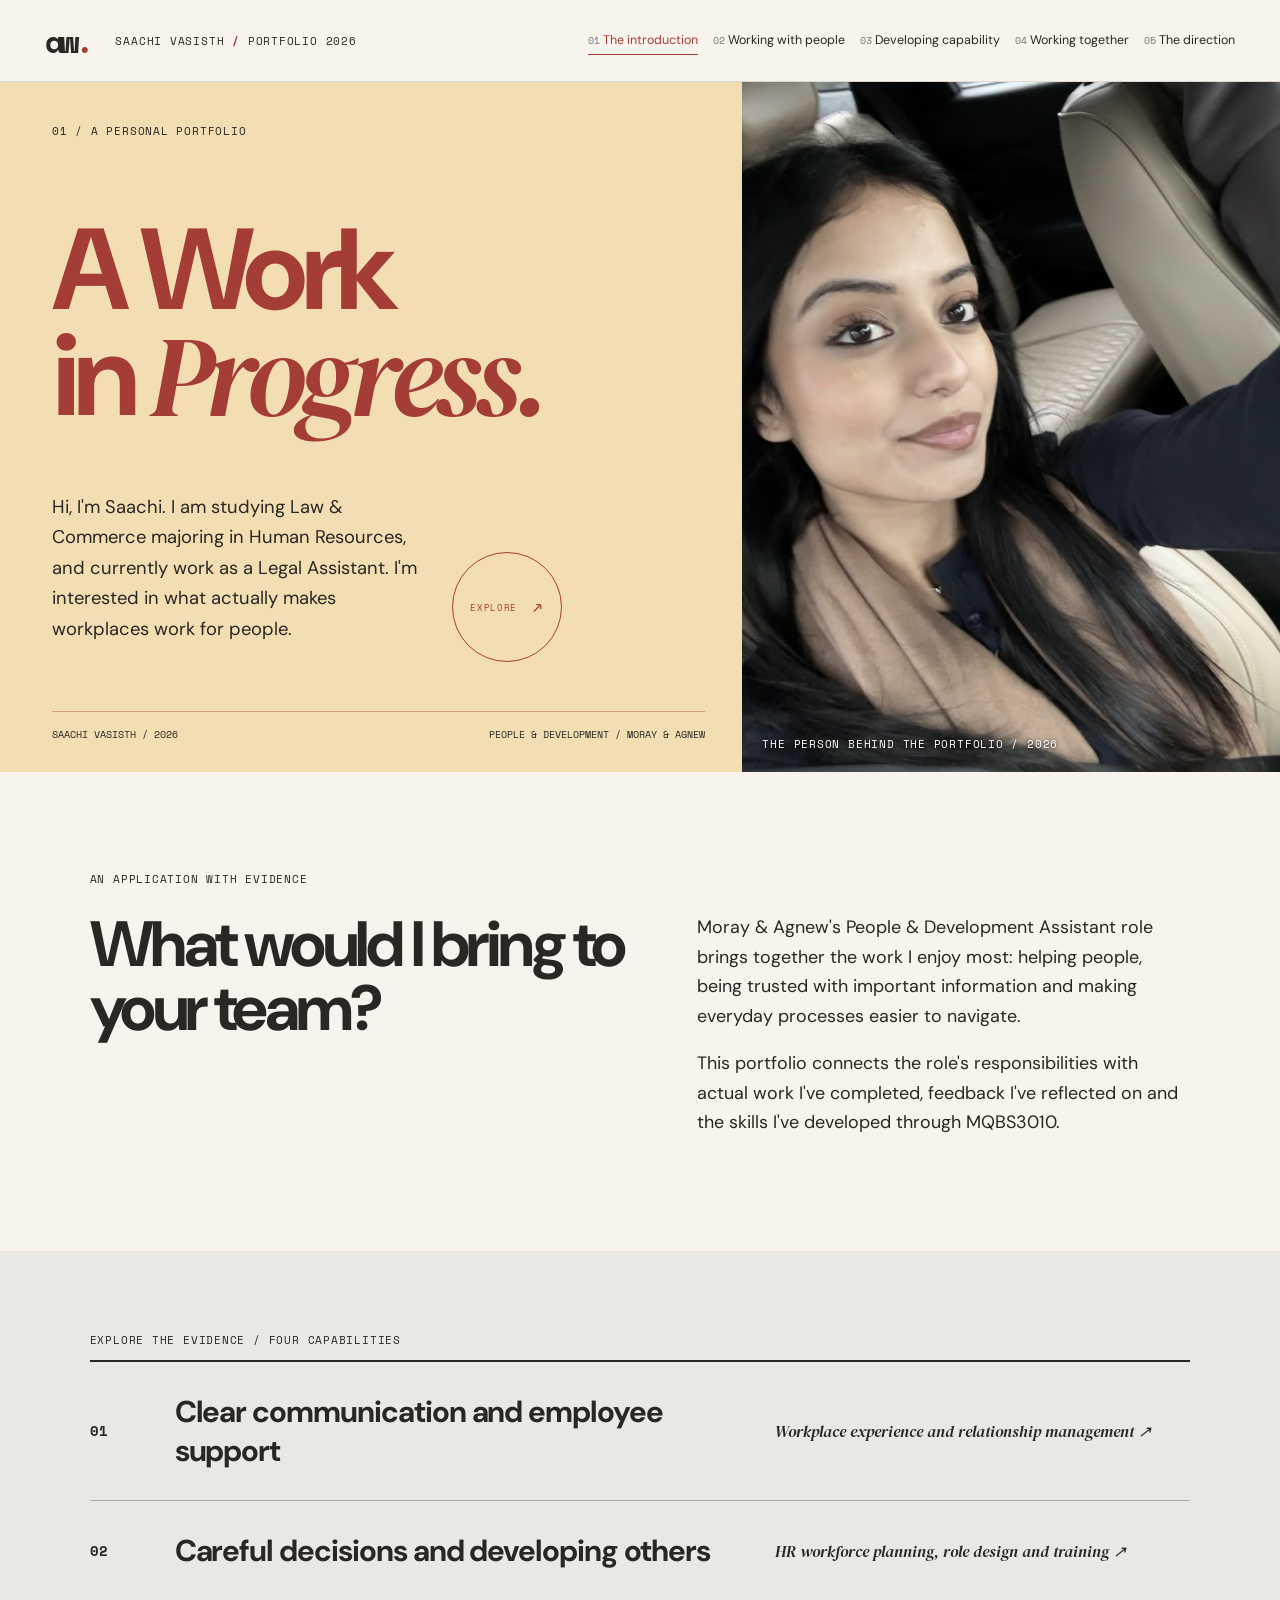
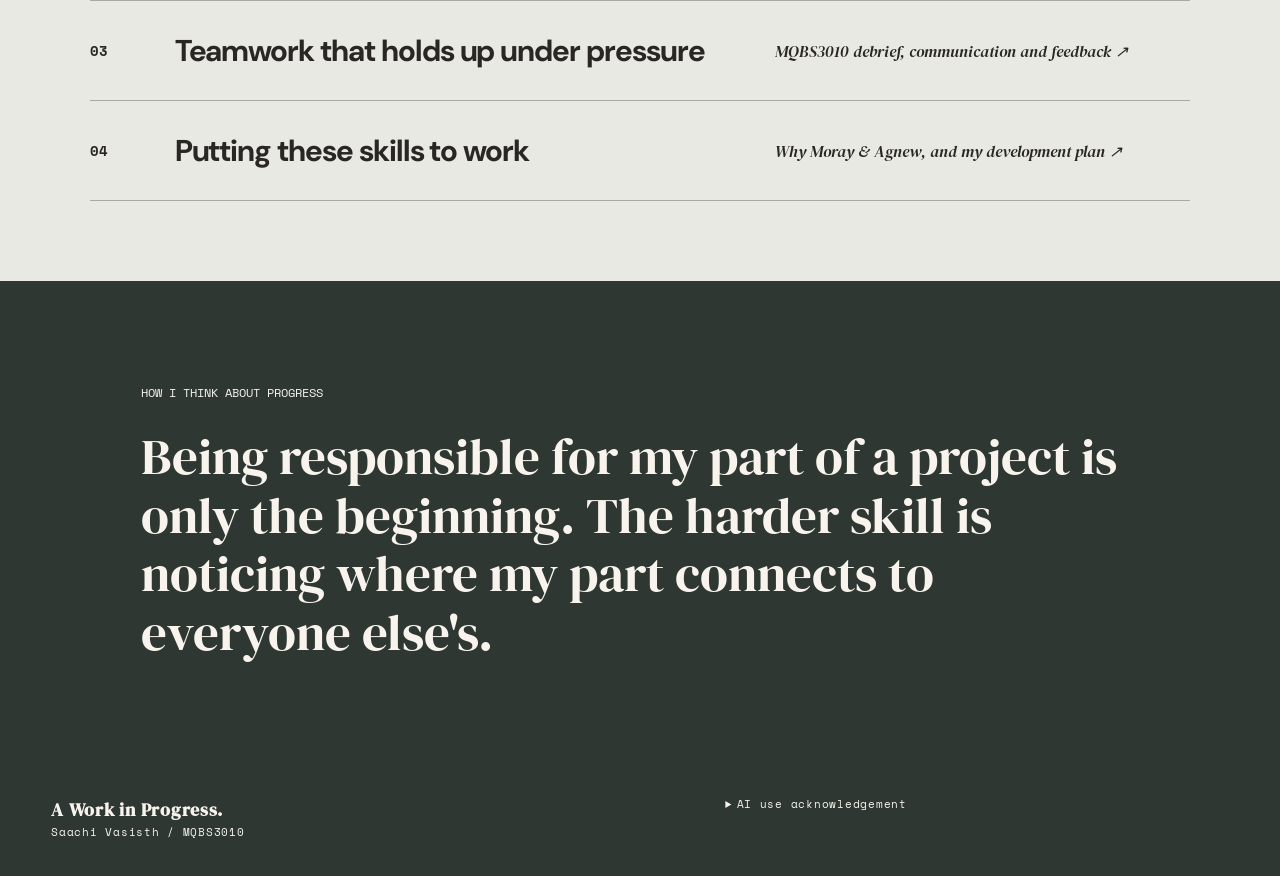
<file: index.html>
<!DOCTYPE html>
<html lang="en-AU"><head><meta charset="utf-8"/><meta content="width=device-width,initial-scale=1" name="viewport"/><meta content="A Work in Progress. Saachi Vasisth's MQBS3010 professional e-portfolio." name="description"/><title>About | A Work in Progress.</title><link href="style.css" rel="stylesheet"/></head><body class="p-index"><header class="shell"><a class="logo" href="index.html">aw<span>.</span></a><span class="edition">SAACHI VASISTH <b> / </b> PORTFOLIO 2026</span><button aria-label="Toggle navigation" class="menu-toggle" onclick="document.querySelector('.nav').classList.toggle('open')">MENU +</button><nav aria-label="Portfolio pages" class="nav"><a aria-current="page" href="index.html"><span>01</span> The introduction</a><a href="experience.html"><span>02</span> Working with people</a><a href="capstone.html"><span>03</span> Developing capability</a><a href="reflection.html"><span>04</span> Working together</a><a href="future.html"><span>05</span> The direction</a></nav></header><main><section class="cover integrated-cover"><div class="cover-copy"><div class="kicker">01 / A PERSONAL PORTFOLIO</div><h1>A Work<br/>in <em>Progress.</em></h1><div class="cover-intro"><p>Hi, I'm Saachi. I am studying Law &amp; Commerce majoring in Human Resources, and currently work as a Legal Assistant. I'm interested in what actually makes workplaces work for people.</p><a class="round-link" href="experience.html">EXPLORE <span>↗</span></a></div><div class="cover-foot">SAACHI VASISTH / 2026 <span>PEOPLE &amp; DEVELOPMENT / MORAY &amp; AGNEW</span></div></div><div class="cover-image"><img alt="Portrait of Saachi" src="assets/portrait.jpg"/><span class="photo-note">THE PERSON BEHIND THE PORTFOLIO / 2026</span></div></section><section class="integrated-intro"><span class="micro">AN APPLICATION WITH EVIDENCE</span><div class="wide-split"><h2>What would I bring to your team?</h2><div><p>Moray &amp; Agnew's People &amp; Development Assistant role brings together the work I enjoy most: helping people, being trusted with important information and making everyday processes easier to navigate.</p><p>This portfolio connects the role's responsibilities with actual work I've completed, feedback I've reflected on and the skills I've developed through MQBS3010.</p></div></div></section><section class="capability-index"><p class="micro">EXPLORE THE EVIDENCE / FOUR CAPABILITIES</p><a href="experience.html"><span>01</span><strong>Clear communication and employee support</strong><em>Workplace experience and relationship management ↗</em></a><a href="capstone.html"><span>02</span><strong>Careful decisions and developing others</strong><em>HR workforce planning, role design and training ↗</em></a><a href="reflection.html"><span>03</span><strong>Teamwork that holds up under pressure</strong><em>MQBS3010 debrief, communication and feedback ↗</em></a><a href="future.html"><span>04</span><strong>Putting these skills to work</strong><em>Why Moray &amp; Agnew, and my development plan ↗</em></a></section><section class="small-manifesto"><span>HOW I THINK ABOUT PROGRESS</span><p>Being responsible for my part of a project is only the beginning. The harder skill is noticing where my part connects to everyone else's.</p></section></main><footer><div><strong>A Work in Progress.</strong><br/>Saachi Vasisth / MQBS3010</div><div></div><details><summary>AI use acknowledgement</summary><p>This e-portfolio is my own work. All information, ideas, personal reflections, professional experiences, academic contributions and photographs are my own. I was responsible for developing, organising and formatting the textual content of the portfolio. ChatGPT was used to assist with the technical development of the website, including HTML/CSS coding, visual layout and the arrangement of graphical elements. AI assistance was also used to refine some written content, which I reviewed to ensure it accurately represented my experiences and intended meaning.</p></details></footer></body></html>
</file>
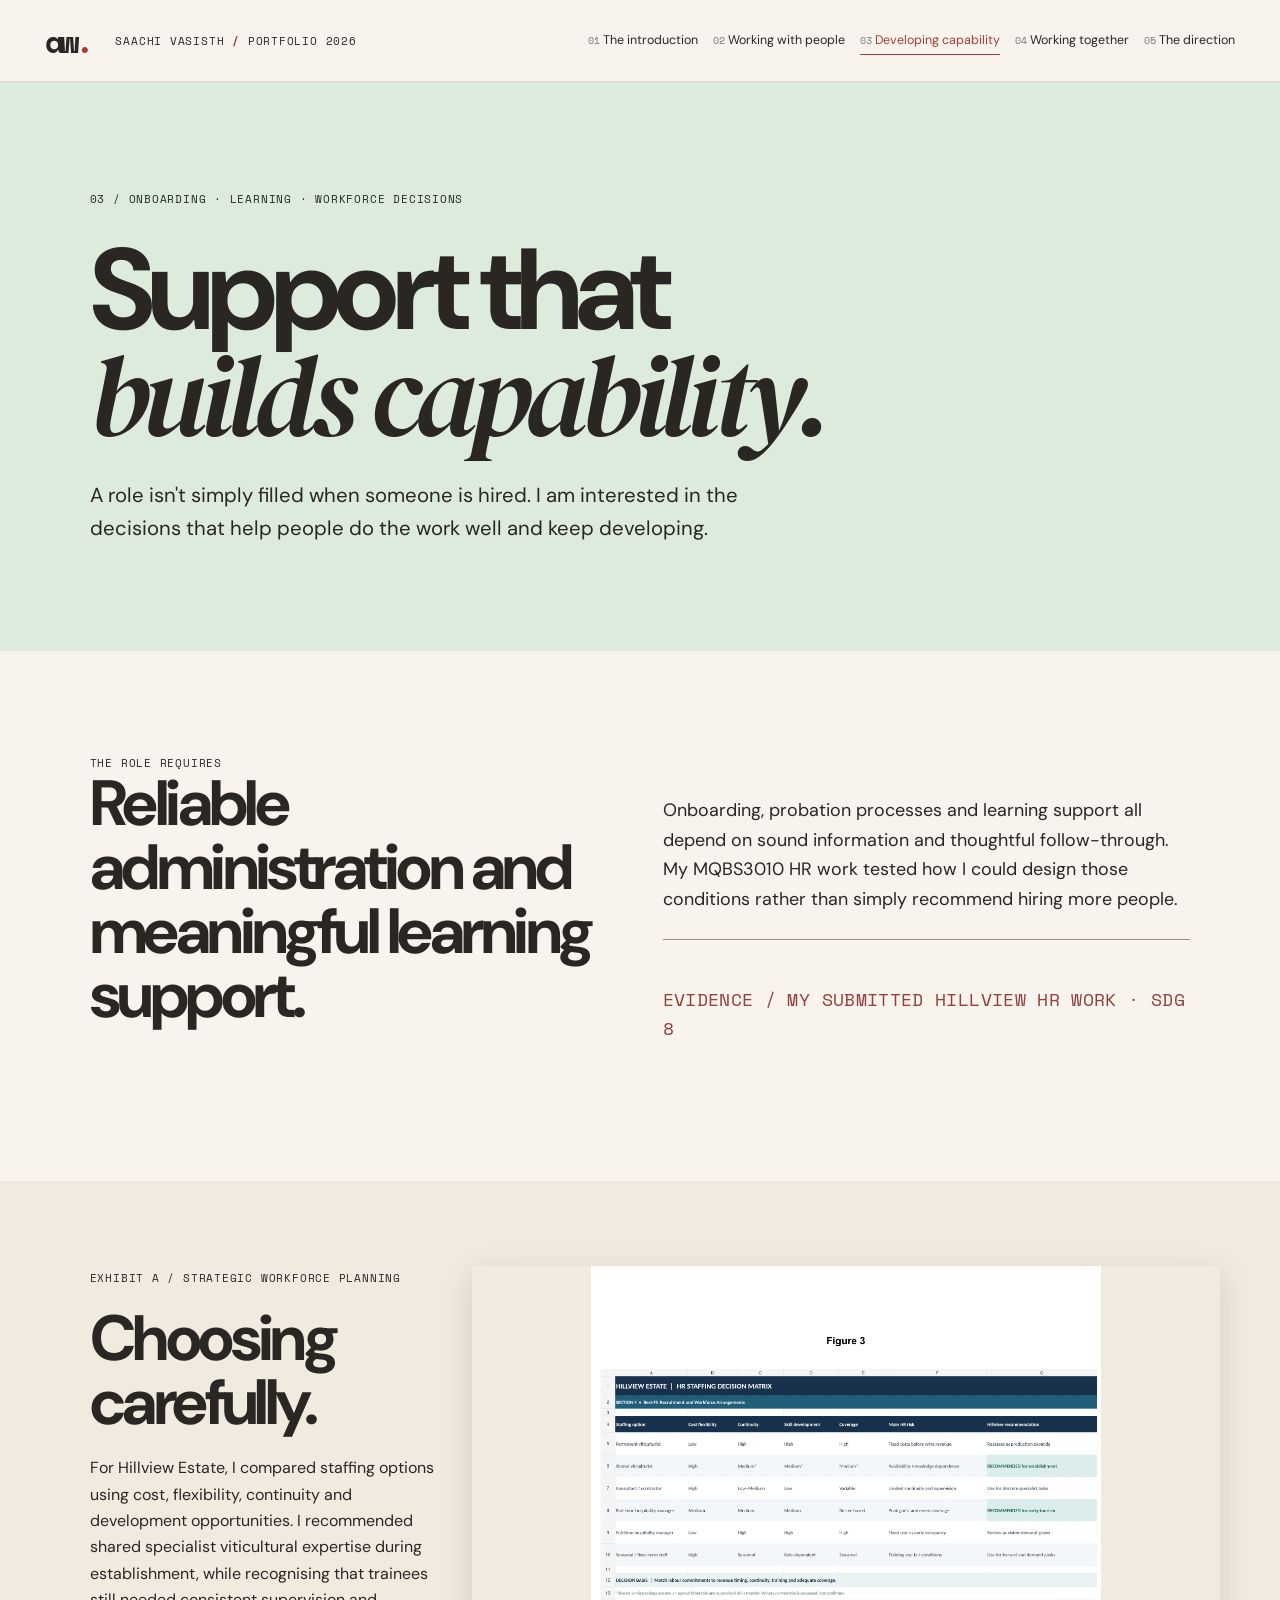
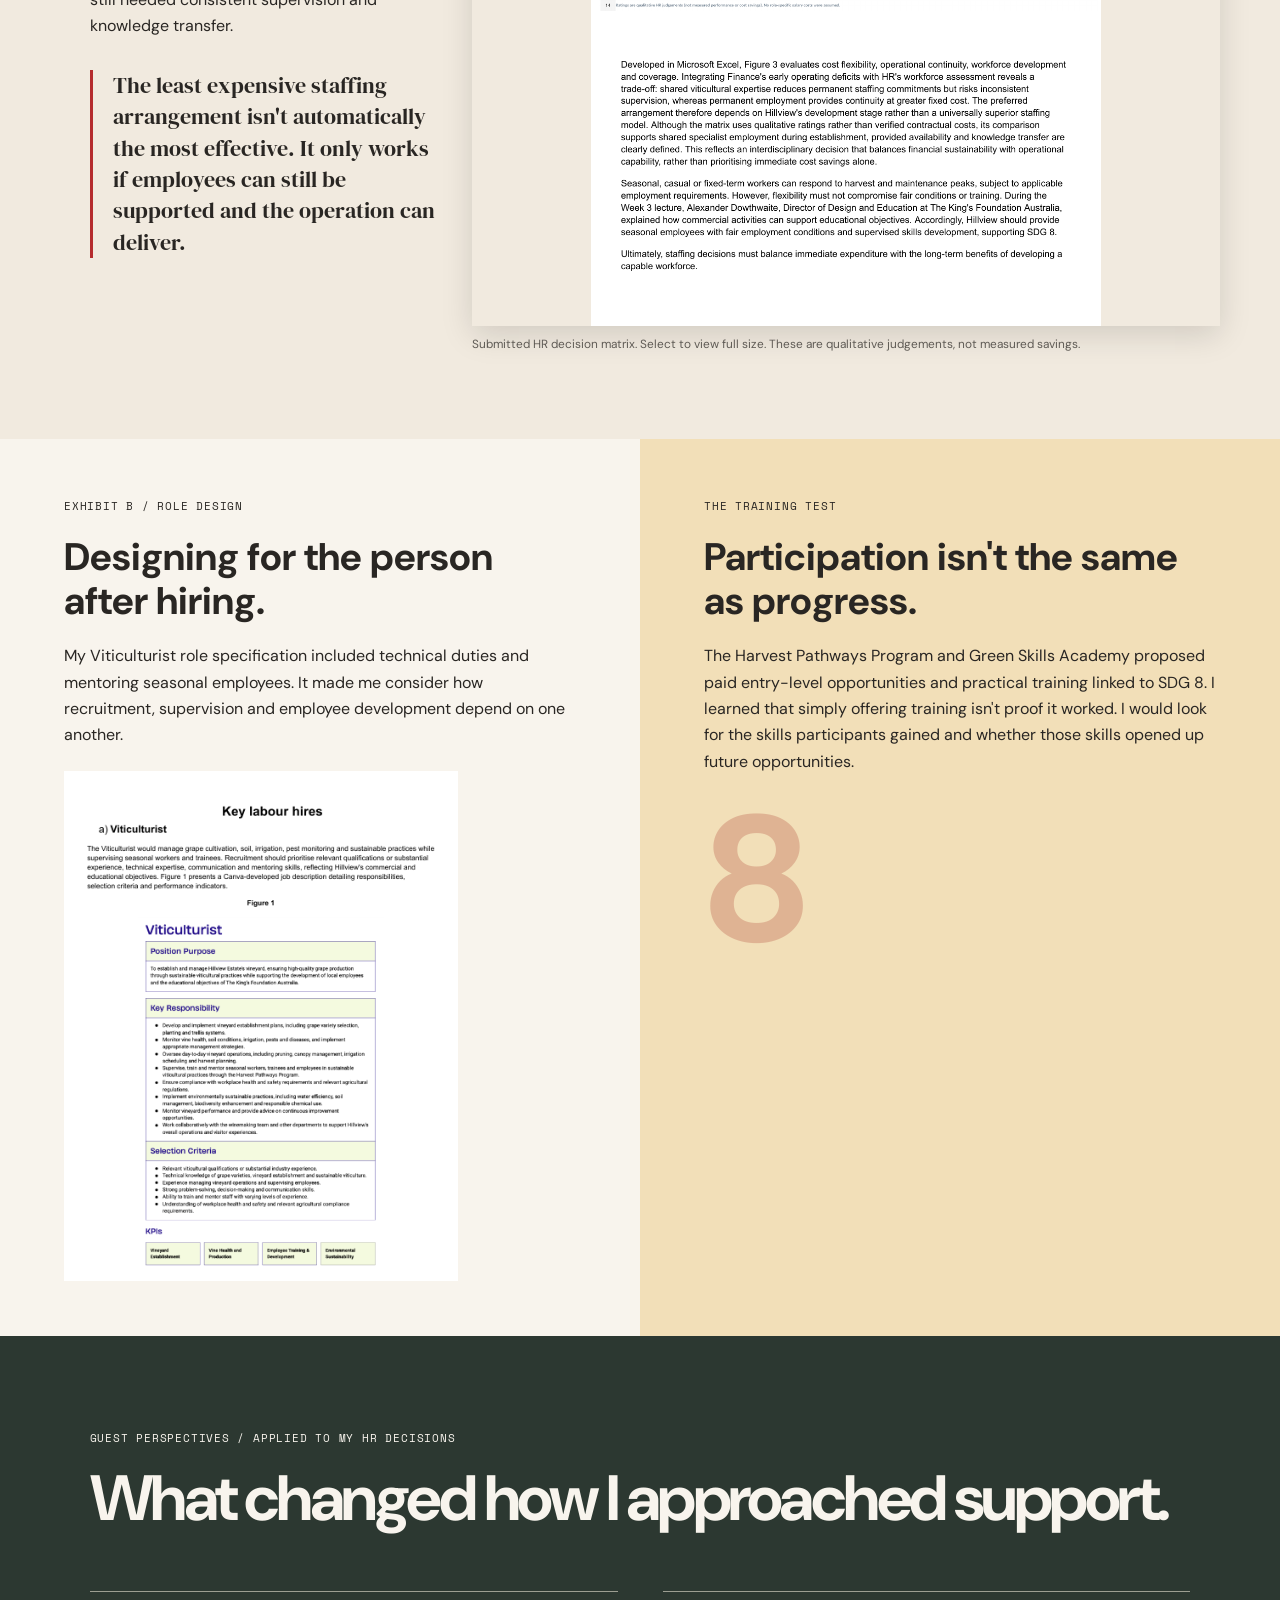
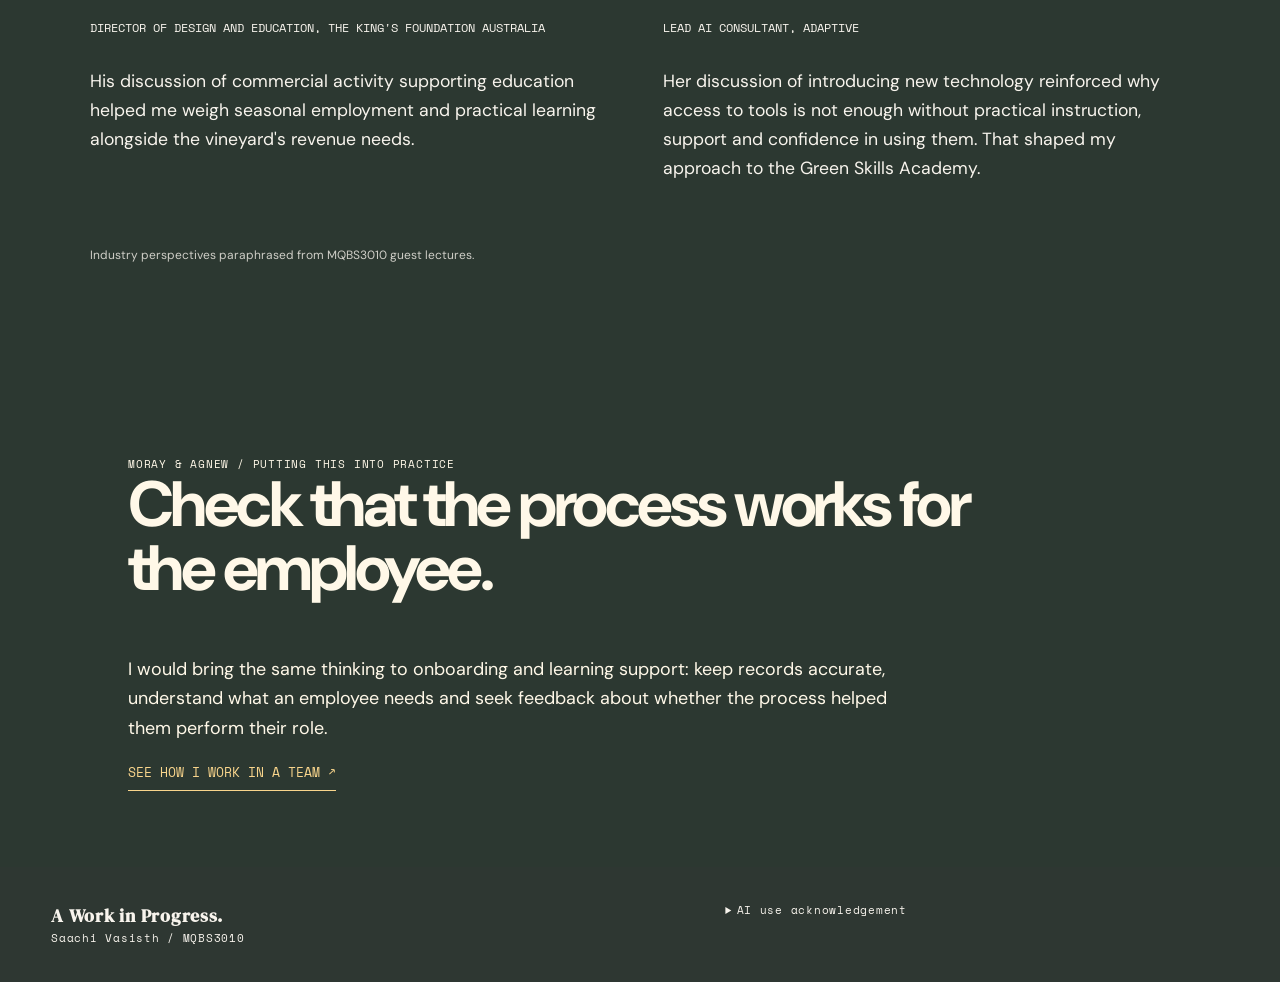
<file: capstone.html>
<!DOCTYPE html>
<html lang="en-AU"><head><meta charset="utf-8"/><meta content="width=device-width,initial-scale=1" name="viewport"/><meta content="A Work in Progress. Saachi Vasisth's MQBS3010 professional e-portfolio." name="description"/><title>Capstone | A Work in Progress.</title><link href="style.css" rel="stylesheet"/></head><body class="p-capstone"><header class="shell"><a class="logo" href="index.html">aw<span>.</span></a><span class="edition">SAACHI VASISTH <b> / </b> PORTFOLIO 2026</span><button aria-label="Toggle navigation" class="menu-toggle" onclick="document.querySelector('.nav').classList.toggle('open')">MENU +</button><nav aria-label="Portfolio pages" class="nav"><a href="index.html"><span>01</span> The introduction</a><a href="experience.html"><span>02</span> Working with people</a><a aria-current="page" href="capstone.html"><span>03</span> Developing capability</a><a href="reflection.html"><span>04</span> Working together</a><a href="future.html"><span>05</span> The direction</a></nav></header><main><section class="chapter-hero olive"><span class="micro">03 / ONBOARDING · LEARNING · WORKFORCE DECISIONS</span><h1>Support that<br/><i>builds capability.</i></h1><p>A role isn't simply filled when someone is hired. I am interested in the decisions that help people do the work well and keep developing.</p></section><section class="fit-intro"><div><span class="micro">THE ROLE REQUIRES</span><h2>Reliable administration and meaningful learning support.</h2></div><div><p>Onboarding, probation processes and learning support all depend on sound information and thoughtful follow-through. My MQBS3010 HR work tested how I could design those conditions rather than simply recommend hiring more people.</p><p class="evidence-mini">EVIDENCE / MY SUBMITTED HILLVIEW HR WORK · SDG 8</p></div></section><section class="dossier-figure"><div class="figure-heading"><span>EXHIBIT A / STRATEGIC WORKFORCE PLANNING</span><h2>Choosing carefully.</h2><p>For Hillview Estate, I compared staffing options using cost, flexibility, continuity and development opportunities. I recommended shared specialist viticultural expertise during establishment, while recognising that trainees still needed consistent supervision and knowledge transfer.</p><p class="reflection-quote">The least expensive staffing arrangement isn't automatically the most effective. It only works if employees can still be supported and the operation can deliver.</p></div><figure><a href="assets/staffing-matrix.png" target="_blank"><img alt="Qualitative staffing decision matrix from Saachi's submitted HR coursework" src="assets/staffing-matrix.png"/></a><figcaption>Submitted HR decision matrix. Select to view full size. These are qualitative judgements, not measured savings.</figcaption></figure></section><section class="project-pair"><article><span class="micro">EXHIBIT B / ROLE DESIGN</span><h3>Designing for the person after hiring.</h3><p>My Viticulturist role specification included technical duties and mentoring seasonal employees. It made me consider how recruitment, supervision and employee development depend on one another.</p><a href="assets/viticulturist.png" target="_blank"><img alt="Extract from Viticulturist role specification" src="assets/viticulturist.png"/></a></article><article class="academy"><span class="micro">THE TRAINING TEST</span><h3>Participation isn't the same as progress.</h3><p>The Harvest Pathways Program and Green Skills Academy proposed paid entry-level opportunities and practical training linked to SDG 8. I learned that simply offering training isn't proof it worked. I would look for the skills participants gained and whether those skills opened up future opportunities.</p><div class="type-vertical">8</div></article></section><section class="guest-insight"><span class="micro">GUEST PERSPECTIVES / APPLIED TO MY HR DECISIONS</span><h2>What changed how I approached support.</h2><div class="quote-columns"><div><b>DIRECTOR OF DESIGN AND EDUCATION, THE KING'S FOUNDATION AUSTRALIA</b><p>His discussion of commercial activity supporting education helped me weigh seasonal employment and practical learning alongside the vineyard's revenue needs.</p></div><div><b>LEAD AI CONSULTANT, ADAPTIVE</b><p>Her discussion of introducing new technology reinforced why access to tools is not enough without practical instruction, support and confidence in using them. That shaped my approach to the Green Skills Academy.</p></div></div><p class="tiny">Industry perspectives paraphrased from MQBS3010 guest lectures.</p></section><section class="bridge"><span class="micro">MORAY &amp; AGNEW / PUTTING THIS INTO PRACTICE</span><h2>Check that the process works for the employee.</h2><p>I would bring the same thinking to onboarding and learning support: keep records accurate, understand what an employee needs and seek feedback about whether the process helped them perform their role.</p><a href="reflection.html">SEE HOW I WORK IN A TEAM ↗</a></section></main><footer><div><strong>A Work in Progress.</strong><br/>Saachi Vasisth / MQBS3010</div><div></div><details><summary>AI use acknowledgement</summary><p>This e-portfolio is my own work. All information, ideas, personal reflections, professional experiences, academic contributions and photographs are my own. I was responsible for developing, organising and formatting the textual content of the portfolio. ChatGPT was used to assist with the technical development of the website, including HTML/CSS coding, visual layout and the arrangement of graphical elements. AI assistance was also used to refine some written content, which I reviewed to ensure it accurately represented my experiences and intended meaning.</p></details></footer></body></html>
</file>
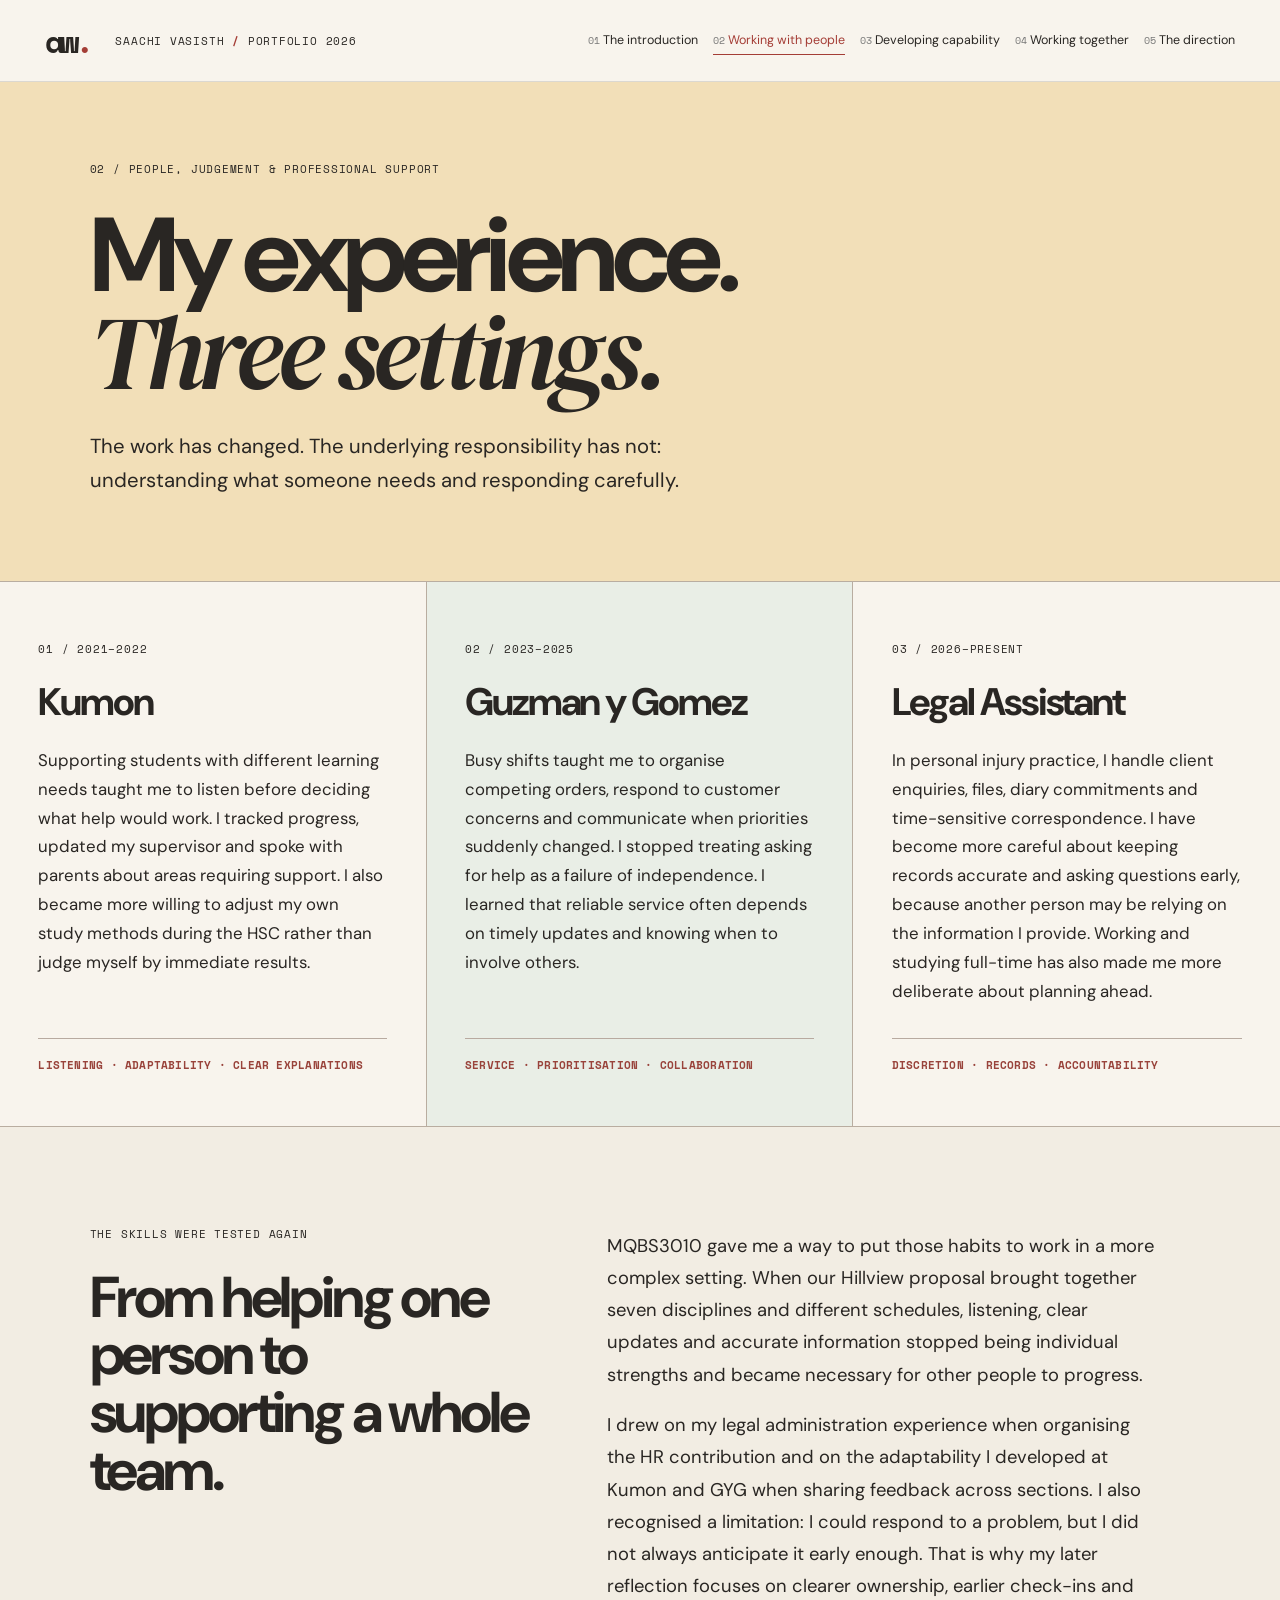
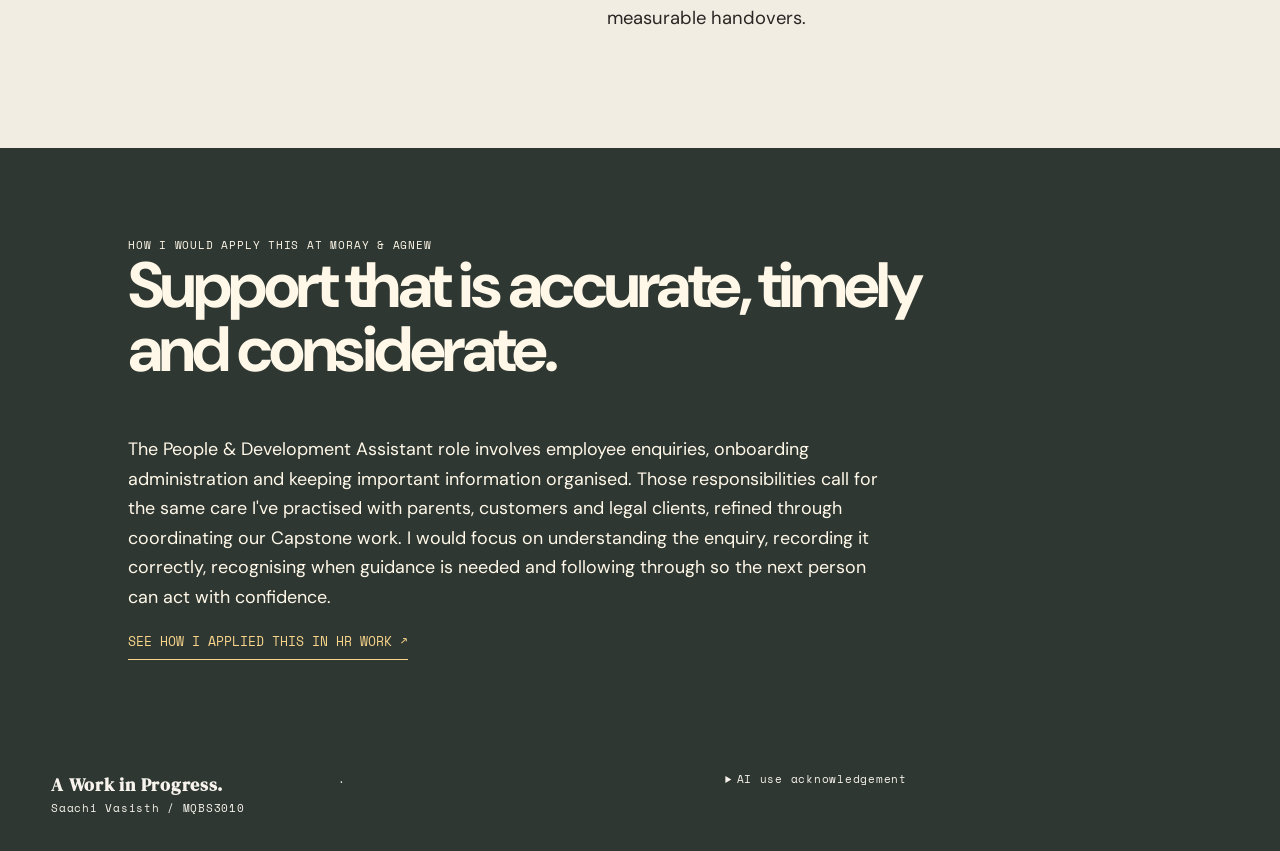
<file: experience.html>
<!DOCTYPE html>

<html lang="en-AU"><head><meta charset="utf-8"/><meta content="width=device-width,initial-scale=1" name="viewport"/><meta content="A Work in Progress. Saachi Vasisth's MQBS3010 professional e-portfolio." name="description"/><title>Experience | A Work in Progress.</title><link href="style.css" rel="stylesheet"/></head><body class="p-experience"><header class="shell"><a class="logo" href="index.html">aw<span>.</span></a><span class="edition">SAACHI VASISTH <b> / </b> PORTFOLIO 2026</span><button aria-label="Toggle navigation" class="menu-toggle" onclick="document.querySelector('.nav').classList.toggle('open')">MENU +</button><nav aria-label="Portfolio pages" class="nav"><a href="index.html"><span>01</span> The introduction</a><a aria-current="page" href="experience.html"><span>02</span> Working with people</a><a href="capstone.html"><span>03</span> Developing capability</a><a href="reflection.html"><span>04</span> Working together</a><a href="future.html"><span>05</span> The direction</a></nav></header><main><section class="chapter-hero experience-compact-hero"><span class="micro">02 / PEOPLE, JUDGEMENT &amp; PROFESSIONAL SUPPORT</span><h1>My experience.<br/><i>Three settings.</i></h1><p>The work has changed. The underlying responsibility has not: understanding what someone needs and responding carefully.</p></section>
<section class="experience-three"><article class="experience-note"><span class="micro">01 / 2021–2022</span><h2>Kumon</h2><p>Supporting students with different learning needs taught me to listen before deciding what help would work. I tracked progress, updated my supervisor and spoke with parents about areas requiring support. I also became more willing to adjust my own study methods during the HSC rather than judge myself by immediate results.</p><span class="role-signal">LISTENING · ADAPTABILITY · CLEAR EXPLANATIONS</span></article><article class="experience-note"><span class="micro">02 / 2023–2025</span><h2>Guzman y Gomez</h2><p>Busy shifts taught me to organise competing orders, respond to customer concerns and communicate when priorities suddenly changed. I stopped treating asking for help as a failure of independence. I learned that reliable service often depends on timely updates and knowing when to involve others.</p><span class="role-signal">SERVICE · PRIORITISATION · COLLABORATION</span></article><article class="experience-note"><span class="micro">03 / 2026–PRESENT</span><h2>Legal Assistant</h2><p>In personal injury practice, I handle client enquiries, files, diary commitments and time-sensitive correspondence. I have become more careful about keeping records accurate and asking questions early, because another person may be relying on the information I provide. Working and studying full-time has also made me more deliberate about planning ahead.</p><span class="role-signal">DISCRETION · RECORDS · ACCOUNTABILITY</span></article></section>
<section class="experience-connection"><div class="connection-kicker"><span class="micro">THE SKILLS WERE TESTED AGAIN</span><h2>From helping one person to supporting a whole team.</h2></div><div class="connection-copy"><p>MQBS3010 gave me a way to put those habits to work in a more complex setting. When our Hillview proposal brought together seven disciplines and different schedules, listening, clear updates and accurate information stopped being individual strengths and became necessary for other people to progress.</p><p>I drew on my legal administration experience when organising the HR contribution and on the adaptability I developed at Kumon and GYG when sharing feedback across sections. I also recognised a limitation: I could respond to a problem, but I did not always anticipate it early enough. That is why my later reflection focuses on clearer ownership, earlier check-ins and measurable handovers.</p></div></section>
<section class="bridge experience-role-bridge"><span class="micro">HOW I WOULD APPLY THIS AT MORAY &amp; AGNEW</span><h2>Support that is accurate, timely and considerate.</h2><p>The People &amp; Development Assistant role involves employee enquiries, onboarding administration and keeping important information organised. Those responsibilities call for the same care I've practised with parents, customers and legal clients, refined through coordinating our Capstone work. I would focus on understanding the enquiry, recording it correctly, recognising when guidance is needed and following through so the next person can act with confidence.</p><a href="capstone.html">SEE HOW I APPLIED THIS IN HR WORK ↗</a></section></main><footer><div><strong>A Work in Progress.</strong><br/>Saachi Vasisth / MQBS3010</div><div>.</div><details><summary>AI use acknowledgement</summary><p>This e-portfolio is my own work. All information, ideas, personal reflections, professional experiences, academic contributions and photographs are my own. I was responsible for developing, organising and formatting the textual content of the portfolio. ChatGPT was used to assist with the technical development of the website, including HTML/CSS coding, visual layout and the arrangement of graphical elements. AI assistance was also used to refine some written content, which I reviewed to ensure it accurately represented my experiences and intended meaning.</p></details></footer></body></html>
</file>
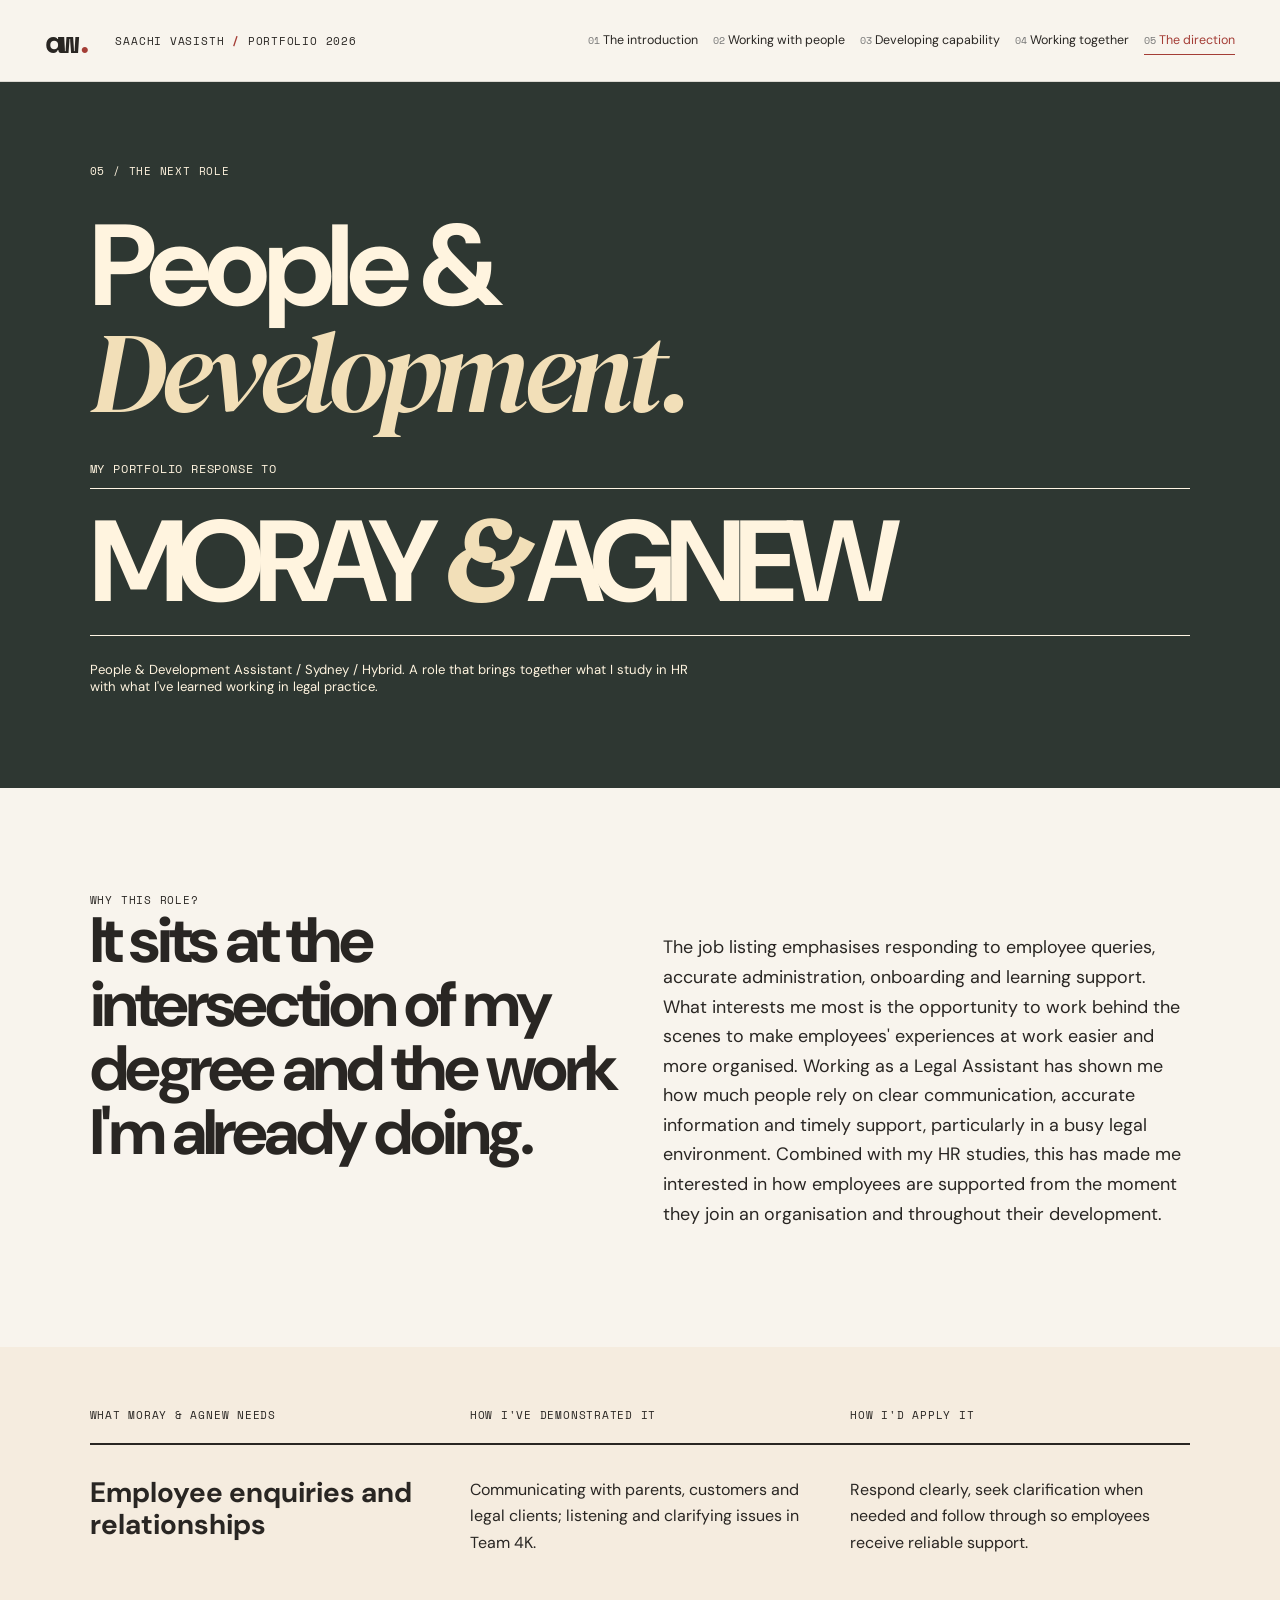
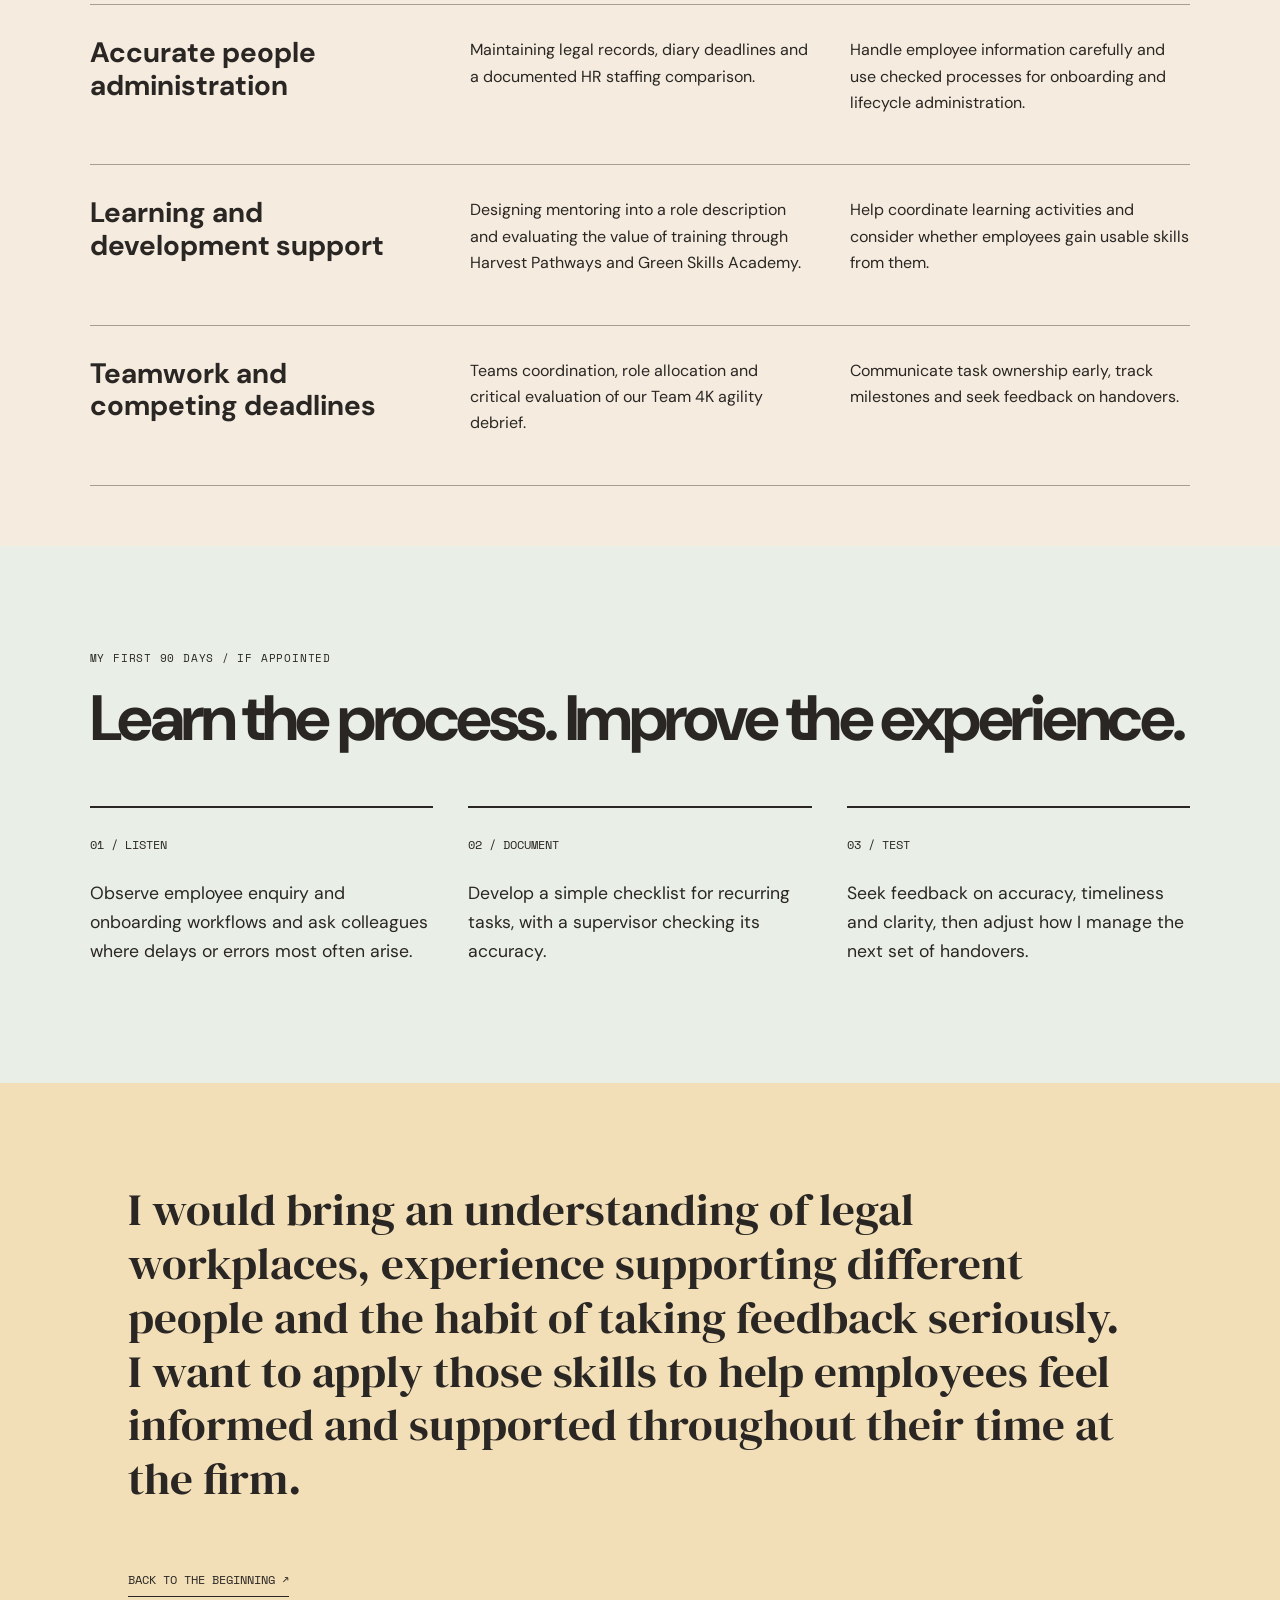
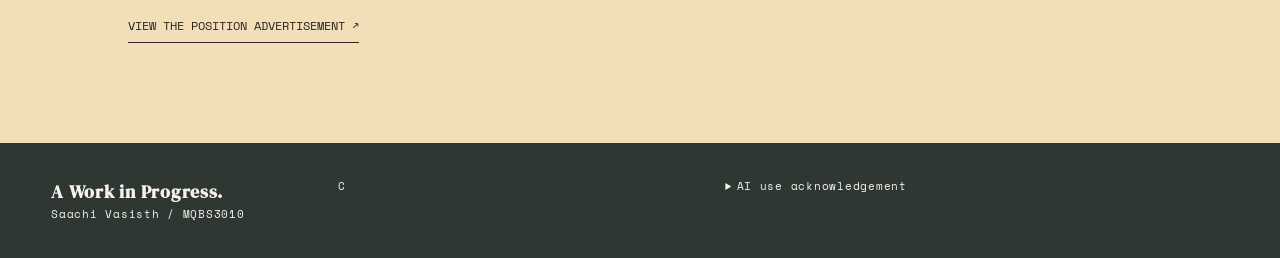
<file: future.html>
<!DOCTYPE html>
<html lang="en-AU"><head><meta charset="utf-8"/><meta content="width=device-width,initial-scale=1" name="viewport"/><meta content="A Work in Progress. Saachi Vasisth's MQBS3010 professional e-portfolio." name="description"/><title>Next steps | A Work in Progress.</title><link href="style.css" rel="stylesheet"/></head><body class="p-future"><header class="shell"><a class="logo" href="index.html">aw<span>.</span></a><span class="edition">SAACHI VASISTH <b> / </b> PORTFOLIO 2026</span><button aria-label="Toggle navigation" class="menu-toggle" onclick="document.querySelector('.nav').classList.toggle('open')">MENU +</button><nav aria-label="Portfolio pages" class="nav"><a href="index.html"><span>01</span> The introduction</a><a href="experience.html"><span>02</span> Working with people</a><a href="capstone.html"><span>03</span> Developing capability</a><a href="reflection.html"><span>04</span> Working together</a><a aria-current="page" href="future.html"><span>05</span> The direction</a></nav></header><main><section class="application-cover"><div class="application-label">05 / THE NEXT ROLE</div><h1>People &amp;<br/><i>Development.</i></h1><p>MY PORTFOLIO RESPONSE TO</p><div class="employer">MORAY <span>&amp;</span> AGNEW</div><p class="disclaimer">People &amp; Development Assistant / Sydney / Hybrid. A role that brings together what I study in HR with what I've learned working in legal practice.</p></section><section class="fit-intro"><div><span class="micro">WHY THIS ROLE?</span><h2>It sits at the intersection of my degree and the work I'm already doing.</h2></div><p>The job listing emphasises responding to employee queries, accurate administration, onboarding and learning support. What interests me most is the opportunity to work behind the scenes to make employees' experiences at work easier and more organised. Working as a Legal Assistant has shown me how much people rely on clear communication, accurate information and timely support, particularly in a busy legal environment. Combined with my HR studies, this has made me interested in how employees are supported from the moment they join an organisation and throughout their development.</p></section><section class="criteria"><div class="criteria-head"><span>WHAT MORAY &amp; AGNEW NEEDS</span><span>HOW I'VE DEMONSTRATED IT</span><span>HOW I'D APPLY IT</span></div><div class="criterion"><h3>Employee enquiries and relationships</h3><p>Communicating with parents, customers and legal clients; listening and clarifying issues in Team 4K.</p><p>Respond clearly, seek clarification when needed and follow through so employees receive reliable support.</p></div><div class="criterion"><h3>Accurate people administration</h3><p>Maintaining legal records, diary deadlines and a documented HR staffing comparison.</p><p>Handle employee information carefully and use checked processes for onboarding and lifecycle administration.</p></div><div class="criterion"><h3>Learning and development support</h3><p>Designing mentoring into a role description and evaluating the value of training through Harvest Pathways and Green Skills Academy.</p><p>Help coordinate learning activities and consider whether employees gain usable skills from them.</p></div><div class="criterion"><h3>Teamwork and competing deadlines</h3><p>Teams coordination, role allocation and critical evaluation of our Team 4K agility debrief.</p><p>Communicate task ownership early, track milestones and seek feedback on handovers.</p></div></section><section class="next-steps"><span class="micro">MY FIRST 90 DAYS / IF APPOINTED</span><h2>Learn the process. Improve the experience.</h2><div class="steps-grid"><div><span>01 / LISTEN</span><p>Observe employee enquiry and onboarding workflows and ask colleagues where delays or errors most often arise.</p></div><div><span>02 / DOCUMENT</span><p>Develop a simple checklist for recurring tasks, with a supervisor checking its accuracy.</p></div><div><span>03 / TEST</span><p>Seek feedback on accuracy, timeliness and clarity, then adjust how I manage the next set of handovers.</p></div></div></section><section class="end-page"><p>I would bring an understanding of legal workplaces, experience supporting different people and the habit of taking feedback seriously. I want to apply those skills to help employees feel informed and supported throughout their time at the firm.</p><a href="index.html">BACK TO THE BEGINNING ↗</a><a href="https://au.seek.com/job/94971644" rel="noopener noreferrer" target="_blank">VIEW THE POSITION ADVERTISEMENT ↗</a></section></main><footer><div><strong>A Work in Progress.</strong><br/>Saachi Vasisth / MQBS3010</div><div>C</div><details><summary>AI use acknowledgement</summary><p>This e-portfolio is my own work. All information, ideas, personal reflections, professional experiences, academic contributions and photographs are my own. I was responsible for developing, organising and formatting the textual content of the portfolio. ChatGPT was used to assist with the technical development of the website, including HTML/CSS coding, visual layout and the arrangement of graphical elements. AI assistance was also used to refine some written content, which I reviewed to ensure it accurately represented my experiences and intended meaning.</p></details></footer></body></html>
</file>
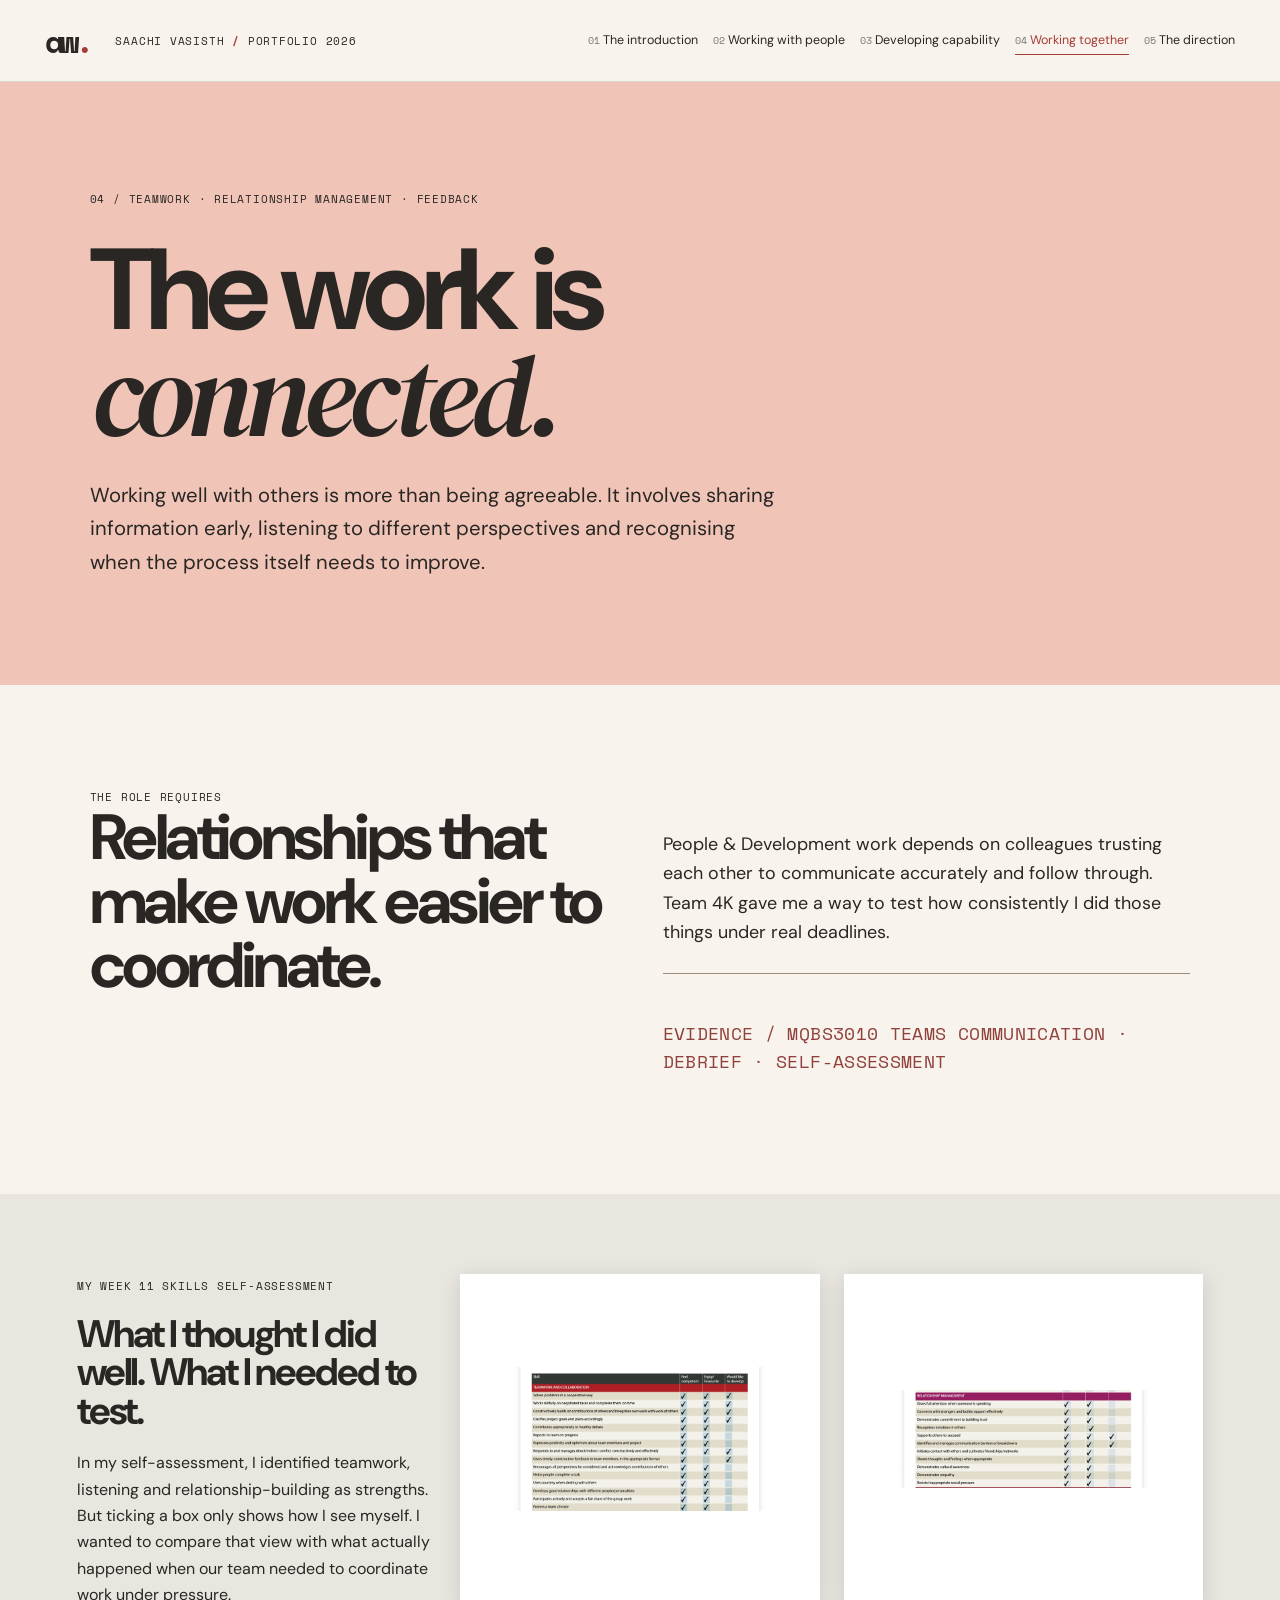
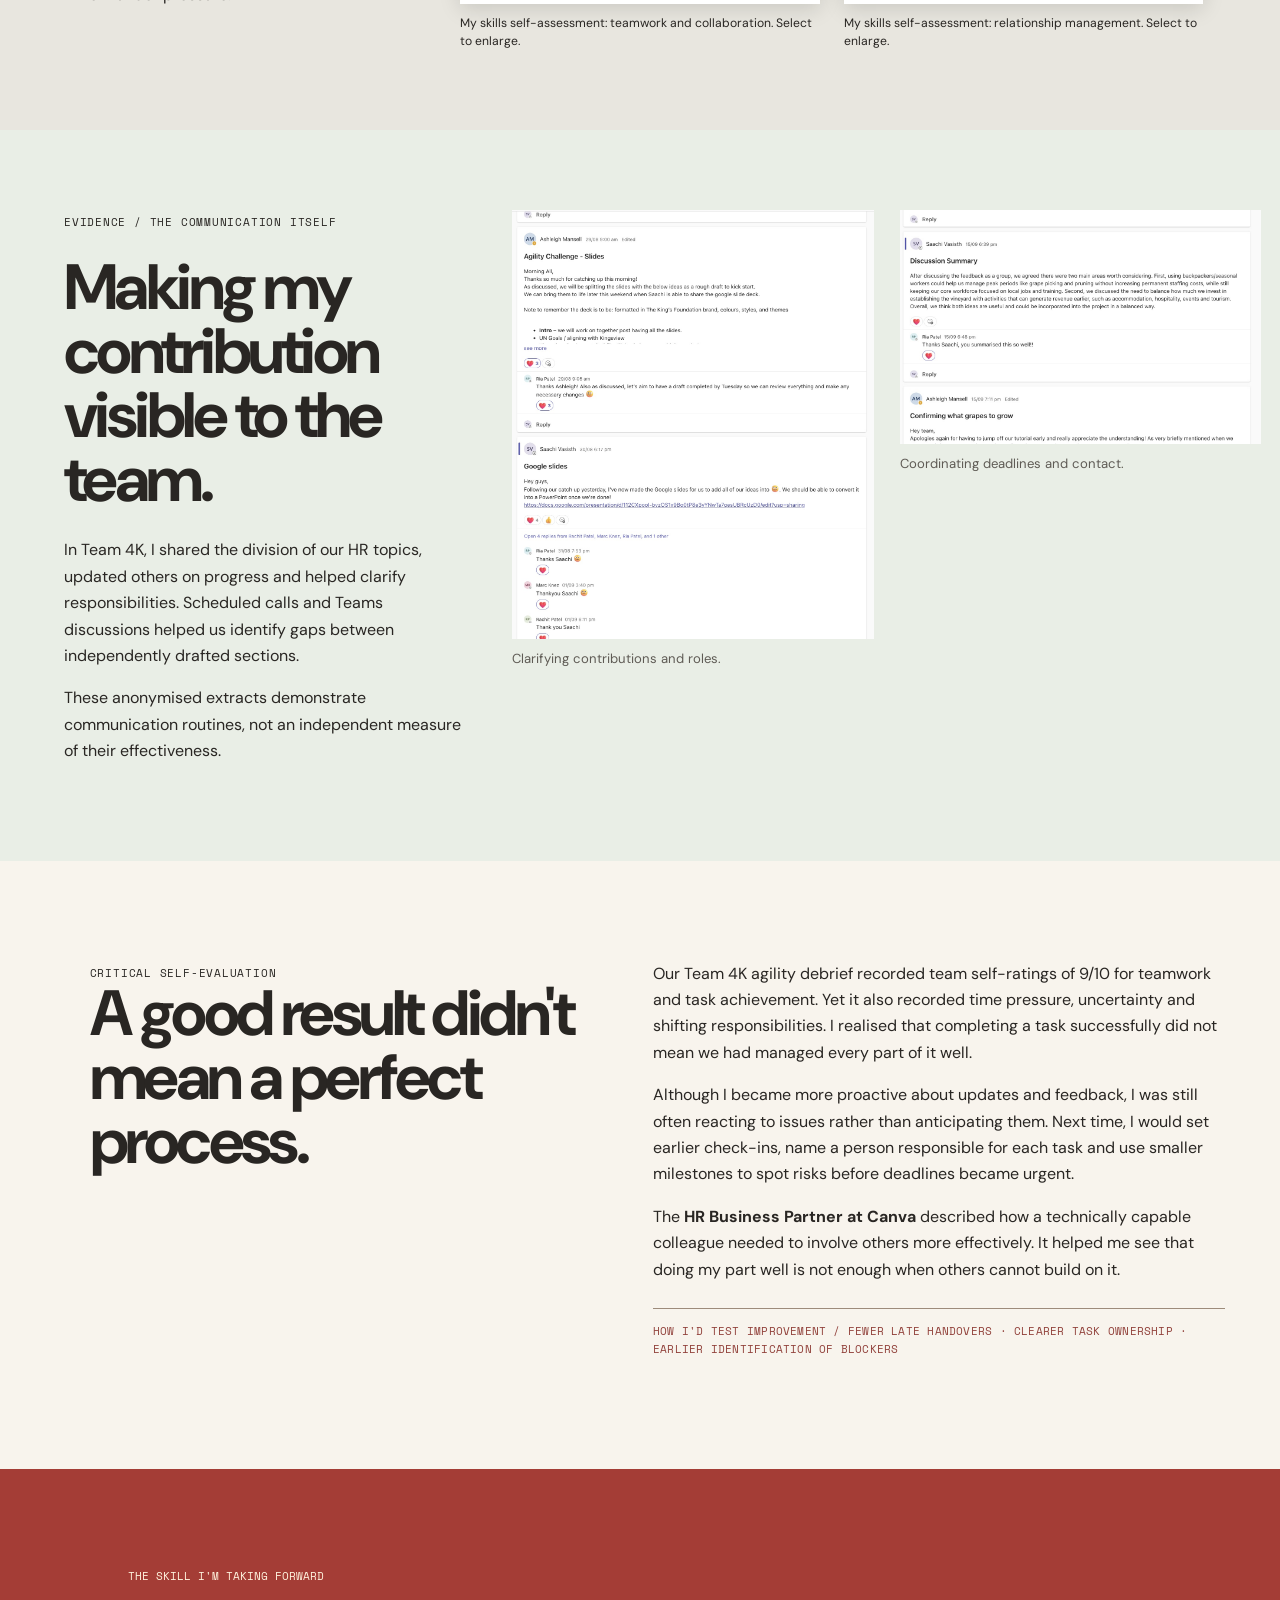
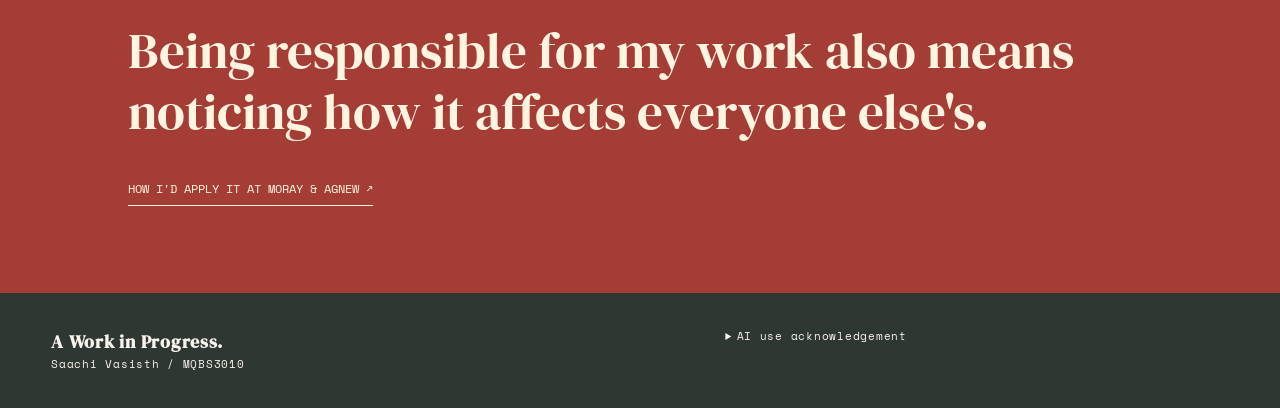
<file: reflection.html>
<!DOCTYPE html>

<html lang="en-AU"><head><meta charset="utf-8"/><meta content="width=device-width,initial-scale=1" name="viewport"/><meta content="A Work in Progress. Saachi Vasisth's MQBS3010 professional e-portfolio." name="description"/><title>Reflection | A Work in Progress.</title><link href="style.css" rel="stylesheet"/></head><body class="p-reflection"><header class="shell"><a class="logo" href="index.html">aw<span>.</span></a><span class="edition">SAACHI VASISTH <b> / </b> PORTFOLIO 2026</span><button aria-label="Toggle navigation" class="menu-toggle" onclick="document.querySelector('.nav').classList.toggle('open')">MENU +</button><nav aria-label="Portfolio pages" class="nav"><a href="index.html"><span>01</span> The introduction</a><a href="experience.html"><span>02</span> Working with people</a><a href="capstone.html"><span>03</span> Developing capability</a><a aria-current="page" href="reflection.html"><span>04</span> Working together</a><a href="future.html"><span>05</span> The direction</a></nav></header><main><section class="chapter-hero peach"><span class="micro">04 / TEAMWORK · RELATIONSHIP MANAGEMENT · FEEDBACK</span><h1>The work is<br/><i>connected.</i></h1><p>Working well with others is more than being agreeable. It involves sharing information early, listening to different perspectives and recognising when the process itself needs to improve.</p></section><section class="fit-intro"><div><span class="micro">THE ROLE REQUIRES</span><h2>Relationships that make work easier to coordinate.</h2></div><div><p>People &amp; Development work depends on colleagues trusting each other to communicate accurately and follow through. Team 4K gave me a way to test how consistently I did those things under real deadlines.</p><p class="evidence-mini">EVIDENCE / MQBS3010 TEAMS COMMUNICATION · DEBRIEF · SELF-ASSESSMENT</p></div></section><section class="self-evidence"><div class="self-evidence-copy"><span class="micro">MY WEEK 11 SKILLS SELF-ASSESSMENT</span><h2>What I thought I did well. What I needed to test.</h2><p>In my self-assessment, I identified teamwork, listening and relationship-building as strengths. But ticking a box only shows how I see myself. I wanted to compare that view with what actually happened when our team needed to coordinate work under pressure.</p></div><figure><a href="assets/teamwork-self-assessment.png" target="_blank"><img alt="Self-assessment of teamwork and collaboration skills" src="assets/teamwork-self-assessment.png"/></a><figcaption>My skills self-assessment: teamwork and collaboration. Select to enlarge.</figcaption></figure><figure><a href="assets/relationship-management-self-assessment.png" target="_blank"><img alt="Self-assessment of relationship management skills" src="assets/relationship-management-self-assessment.png"/></a><figcaption>My skills self-assessment: relationship management. Select to enlarge.</figcaption></figure></section><section class="receipts"><div><span class="micro">EVIDENCE / THE COMMUNICATION ITSELF</span><h2>Making my contribution visible to the team.</h2><p>In Team 4K, I shared the division of our HR topics, updated others on progress and helped clarify responsibilities. Scheduled calls and Teams discussions helped us identify gaps between independently drafted sections.</p><p>These anonymised extracts demonstrate communication routines, not an independent measure of their effectiveness.</p></div><div class="receipt-photos"><figure><a href="assets/team-1.jpg" target="_blank"><a href="assets/team-1.jpg" rel="noopener noreferrer" target="_blank"><img alt="Anonymised Team 4K messages about responsibilities" loading="lazy" src="assets/team-1.jpg" style="width:100%;height:auto;object-fit:contain;max-height:none;padding:0;"/></a></a><figcaption>Clarifying contributions and roles.</figcaption></figure><figure><a href="assets/team-2.jpg" target="_blank"><a href="assets/team-2.jpg" rel="noopener noreferrer" target="_blank"><img alt="Anonymised Team 4K meeting and deadline messages" loading="lazy" src="assets/team-2.jpg" style="width:100%;height:auto;object-fit:contain;max-height:none;padding:0;"/></a></a><figcaption>Coordinating deadlines and contact.</figcaption></figure></div></section><section class="critical"><div><span class="micro">CRITICAL SELF-EVALUATION</span><h2>A good result didn't mean a perfect process.</h2></div><div><p>Our Team 4K agility debrief recorded team self-ratings of 9/10 for teamwork and task achievement. Yet it also recorded time pressure, uncertainty and shifting responsibilities. I realised that completing a task successfully did not mean we had managed every part of it well.</p><p>Although I became more proactive about updates and feedback, I was still often reacting to issues rather than anticipating them. Next time, I would set earlier check-ins, name a person responsible for each task and use smaller milestones to spot risks before deadlines became urgent.</p><p>The <strong>HR Business Partner at Canva</strong> described how a technically capable colleague needed to involve others more effectively. It helped me see that doing my part well is not enough when others cannot build on it.</p><p class="evidence-mini">HOW I'D TEST IMPROVEMENT / FEWER LATE HANDOVERS · CLEARER TASK OWNERSHIP · EARLIER IDENTIFICATION OF BLOCKERS</p></div></section><section class="reflection-end"><span>THE SKILL I'M TAKING FORWARD</span><p>Being responsible for my work also means noticing how it affects everyone else's.</p><a href="future.html">HOW I'D APPLY IT AT MORAY &amp; AGNEW ↗</a></section></main><footer><div><strong>A Work in Progress.</strong><br/>Saachi Vasisth / MQBS3010</div><div></div><details><summary>AI use acknowledgement</summary><p>This e-portfolio is my own work. All information, ideas, personal reflections, professional experiences, academic contributions and photographs are my own. I was responsible for developing, organising and formatting the textual content of the portfolio. ChatGPT was used to assist with the technical development of the website, including HTML/CSS coding, visual layout and the arrangement of graphical elements. AI assistance was also used to refine some written content, which I reviewed to ensure it accurately represented my experiences and intended meaning.</p></details></footer></body></html>
</file>
<file: style.css>
@import url('https://fonts.googleapis.com/css2?family=DM+Sans:wght@400;500;600;700&family=DM+Serif+Display:ital@0;1&family=Space+Mono:wght@400;700&display=swap');
:root{--ink:#24211e;--paper:#f8f4ed;--red:#b52c2e;--yellow:#f7d476;--violet:#e8ddf1;--green:#e2eae0;--peach:#f2cdbf}*{box-sizing:border-box}body{margin:0;background:var(--paper);color:var(--ink);font-family:'DM Sans',Arial,sans-serif}img{display:block;max-width:100%}a{color:inherit}h1,h2,h3,p{margin-top:0}h1,h2{letter-spacing:-.055em}p{line-height:1.65}em,i{font-family:'DM Serif Display',serif;font-weight:400}h1{font-size:clamp(4rem,9vw,9.5rem);line-height:.91}h2{font-size:clamp(2.2rem,5vw,5.5rem);line-height:1}h3{font-size:clamp(1.3rem,2.2vw,2.2rem);line-height:1.15}.micro,.kicker,.edition,.photo-note,.career-date,.figure-heading>span,.application-label,.criteria-head,.round-link,.logo,.floating-circle,.project-stamp,.typographic-art small,footer,.chapter-links a>span{font-family:'Space Mono',monospace;font-size:.7rem;letter-spacing:.07em}.shell{height:82px;padding:14px 3.5%;display:flex;align-items:center;gap:25px;background:var(--paper);position:relative;z-index:5;border-bottom:1px solid #231e1822}.logo{text-decoration:none;font-size:2rem;font-weight:700;letter-spacing:-.15em}.logo span{color:var(--red)}.edition{white-space:nowrap}.edition b{color:var(--red)}.nav{margin-left:auto;display:flex;gap:15px;align-items:center}.nav a{text-decoration:none;font-size:.78rem;white-space:nowrap;border-bottom:1px solid transparent;padding:6px 0}.nav a span{font-family:'Space Mono',monospace;font-size:.62rem;color:#777}.nav a:hover,.nav a[aria-current]{border-color:var(--red)}.menu-toggle{display:none}footer{background:#26201e;color:#f6eee5;padding:35px 4%;display:grid;grid-template-columns:1fr 1.4fr 2fr;gap:35px;font-size:.66rem;line-height:1.6}footer strong{font-family:'DM Serif Display',serif;font-size:1.1rem}footer details p{margin-top:15px;font-family:'DM Sans',sans-serif;letter-spacing:0}summary{cursor:pointer}.cover{min-height:690px;display:grid;grid-template-columns:58% 42%;background:var(--yellow)}.cover-copy{padding:40px 5% 30px 7%;display:flex;flex-direction:column;justify-content:space-between}.cover h1{color:var(--red);margin:30px 0 15px}.cover em{letter-spacing:-.06em}.cover-intro{max-width:510px;display:flex;gap:35px;align-items:end}.cover-intro p{font-size:1.15rem}.round-link{flex-shrink:0;text-decoration:none;display:flex;align-items:center;justify-content:center;gap:15px;border:1px solid var(--red);border-radius:50%;width:110px;height:110px;color:var(--red);font-size:.55rem;text-align:center}.round-link span{font-size:1.1rem}.cover-foot{display:flex;justify-content:space-between;border-top:1px solid #a7483666;padding-top:14px;font-family:'Space Mono';font-size:.65rem}.cover-image{position:relative;min-height:690px;background:#c4373b;overflow:hidden}.cover-image>img{width:100%;height:100%;object-fit:cover;object-position:48% 48%;filter:saturate(.85)}.photo-note{position:absolute;bottom:20px;left:20px;color:white;text-shadow:0 1px 4px #000}.floating-circle{position:absolute;right:-25px;top:45%;transform:rotate(15deg);height:160px;width:160px;border-radius:100%;display:flex;align-items:center;justify-content:center;flex-direction:column;background:#bb2527;color:#fee09a;font-size:1rem}.floating-circle span{font-size:2.2rem}.index-spread{padding:100px 6%}.index-head{display:grid;grid-template-columns:1.4fr 1fr;gap:50px;align-items:end}.index-head p{max-width:430px;font-size:1.2rem}.chapter-links{border-top:2px solid;margin-top:65px}.chapter-links a{display:grid;grid-template-columns:65px 1.5fr 1fr;align-items:center;gap:15px;padding:24px 10px;text-decoration:none;border-bottom:1px solid #24211e66;transition:background .2s}.chapter-links a:hover{background:#efe3c9}.chapter-links b{font-size:clamp(1.15rem,2vw,1.9rem)}.chapter-links em{font-size:.95rem}.small-manifesto{padding:100px 11%;background:#242a25;color:#fff9ec}.small-manifesto span{font-family:'Space Mono';font-size:.75rem}.small-manifesto p{font-family:'DM Serif Display';font-size:clamp(2rem,4vw,4.3rem);line-height:1.14;margin:25px 0 0}.experience-open{padding:95px 6% 90px;background:var(--violet);display:grid;grid-template-columns:1fr 1fr}.experience-open h1{grid-column:1/-1;margin:25px 0}.experience-open h1 i{color:#79516e}.experience-sub{grid-column:2;max-width:410px;font-size:1.15rem}.career-item{display:grid;grid-template-columns:19% 34% 47%;border-bottom:2px solid #302b291c;min-height:550px}.career-item .career-date{padding:35px 15%;font-size:2rem;letter-spacing:-.05em;display:flex;flex-direction:column;line-height:1.2}.career-date span{font-size:.6rem;letter-spacing:.08em}.career-words{padding:65px 7%;grid-column:2/4}.career-words h2{max-width:850px;margin:20px 0 32px}.career-words>p{font-size:1.03rem;max-width:720px}.career-notes{display:grid;grid-template-columns:1fr 1fr;gap:22px;max-width:850px;margin-top:44px}.career-notes b{font:700 .72rem 'Space Mono'}.career-notes p{font-size:.92rem}.kumon{background:#ece3db;position:relative}.kumon .career-words{grid-column:2/3}.typographic-art{background:#b53c38;grid-column:3;color:#f8df92;display:flex;flex-direction:column;justify-content:center;align-items:center;font-size:clamp(2.6rem,5.8vw,6rem);font-weight:700;letter-spacing:-.085em;overflow:hidden}.typographic-art span:nth-child(2){transform:translateX(32px)}.typographic-art span:nth-child(3){transform:translateX(-20px)}.typographic-art small{margin-top:40px;letter-spacing:.1em}.gyg{background:#f6d77a}.gyg .career-photo{grid-column:2;height:100%;min-height:640px;position:relative}.gyg .career-photo img{width:100%;height:100%;object-fit:cover;object-position:center 20%}.gyg .career-photo label{position:absolute;bottom:14px;left:14px;background:var(--paper);padding:8px;font: .65rem 'Space Mono'}.gyg .career-words{grid-column:3;padding:65px 7%}.gyg .career-notes{grid-template-columns:1fr}.legal{background:#d6dfe3}.legal .career-words{grid-column:2;padding:65px 8%}.legal .career-notes{grid-template-columns:1fr}.double-photo{grid-column:3;display:grid;grid-template-columns:1fr 1fr;overflow:hidden}.double-photo img{height:100%;width:100%;object-fit:cover}.double-photo img:nth-child(2){object-position:20%}.thread{background:#222725;color:#f7f0e9;padding:95px 12%}.thread p{max-width:1050px;font-family:'DM Serif Display';font-size:clamp(1.8rem,3vw,3.5rem);line-height:1.27;margin:30px 0}.thread a,.reflection-end a,.end-page a{font: .75rem 'Space Mono';text-decoration:none;border-bottom:1px solid;padding-bottom:8px}.project-banner{padding:95px 7%;display:grid;grid-template-columns:1fr 190px;gap:20px;background:#dcebdc}.project-banner h1{margin:30px 0}.project-banner p{font-size:.95rem}.project-stamp{border:3px solid #33503e;border-radius:100%;width:165px;height:165px;display:flex;justify-content:center;align-items:center;flex-direction:column;font-size:5rem;transform:rotate(10deg);color:#31563c}.project-stamp small{font-size:.48rem;text-align:center;line-height:1.3}.dossier-intro{display:grid;grid-template-columns:25% 75%;padding:90px 6%;gap:45px}.dossier-intro aside{display:flex;flex-direction:column;gap:7px;font: .72rem 'Space Mono'}.dossier-intro aside b{color:#a63c3e;margin-top:16px}.dossier-intro>div p{max-width:800px;font-size:1.12rem}.dossier-figure{background:#e9e4da;padding:85px 7%;display:grid;grid-template-columns:32% 68%;gap:30px}.figure-heading h2{margin:20px 0}.dossier-figure figure{margin:0}.dossier-figure img{width:100%;box-shadow:0 9px 30px #0002}.dossier-figure figcaption,.project-pair figcaption,.receipt-photos figcaption{font-size:.74rem;color:#5f5b55;line-height:1.5;margin-top:10px}.project-pair{display:grid;grid-template-columns:1fr 1fr}.project-pair article{padding:55px 10%;background:#e5e4ee;min-width:0}.project-pair article img{max-height:510px;margin-top:22px;object-fit:contain;object-position:left}.project-pair article.academy{background:#e8c4b6;position:relative;overflow:hidden}.project-pair h3{font-size:clamp(2rem,3vw,3.4rem);margin:20px 0}.type-vertical{color:#bb5d4a55;font-size:clamp(6rem,14vw,15rem);font-weight:700;line-height:1;letter-spacing:-.09em}.guest-insight{padding:90px 7%;background:#243a32;color:#fff8e6}.guest-insight h2{margin:20px 0 60px}.quote-columns{display:grid;grid-template-columns:1fr 1fr;gap:45px}.quote-columns>div{border-top:1px solid #fff8e688;padding-top:24px}.quote-columns b{font: .75rem 'Space Mono';line-height:1.6}.quote-columns p{font-size:1.1rem;margin-top:30px}.tiny{font-size:.75rem;opacity:.8;margin-top:45px}.reflection-header{background:#f0c5b8;padding:90px 7%}.reflection-header h1{margin:25px 0;max-width:1200px}.reflection-header h1 em{color:#a34238}.reflection-header p{max-width:620px;margin-left:auto;font-size:1.14rem}.reflection-path{padding:85px 6%}.path-top,.path-items{display:grid;grid-template-columns:repeat(3,1fr);gap:25px}.path-top span{font:.65rem 'Space Mono';color:#9c3c39}.path-items{margin-top:25px}.path-items article{border-top:2px solid;padding-top:25px}.path-items strong{font:3.5rem 'DM Serif Display';color:#a73c39}.path-items h2{font-size:clamp(1.6rem,2.9vw,3rem);margin:20px 0}.receipts{background:#e2e7e6;display:grid;grid-template-columns:35% 65%;padding:80px 5%;gap:45px}.receipts h2{margin:25px 0}.receipt-photos{display:grid;grid-template-columns:1fr 1fr;gap:20px}.receipt-photos figure{margin:0}.receipt-photos img{width:100%;height:330px;object-fit:contain;background:#fff;padding:10px}.critical{padding:100px 7%;display:grid;grid-template-columns:48% 52%;gap:35px}.critical p{max-width:650px}.reflection-end{background:#a63436;color:#fff3dc;padding:95px 10%}.reflection-end>span{font:.7rem 'Space Mono'}.reflection-end p{font-family:'DM Serif Display';font-size:clamp(2rem,4vw,4rem);line-height:1.19;max-width:950px;margin:35px 0}.application-cover{background:#242727;color:#fff5e5;padding:80px 7%;position:relative}.application-cover h1{margin:35px 0}.application-cover h1 i{color:#f0c6a9}.application-cover>p{font:.72rem 'Space Mono';letter-spacing:.07em}.employer{font-size:clamp(3rem,9vw,8.5rem);font-weight:700;letter-spacing:-.09em;border-top:1px solid #fff5e5;border-bottom:1px solid #fff5e5;padding:15px 0;line-height:1}.employer span{font-family:'DM Serif Display';font-style:italic;color:#e2bb93}.application-cover .disclaimer{max-width:600px;font-family:'DM Sans';letter-spacing:0;font-size:.82rem;margin-top:25px}.fit-intro{padding:100px 7%;display:grid;grid-template-columns:1fr 1fr;gap:45px}.fit-intro p{font-size:1.12rem;max-width:620px;padding-top:45px}.criteria{background:#f4e9db;padding:60px 7%}.criteria-head,.criterion{display:grid;grid-template-columns:1fr 1fr 1fr;gap:40px}.criteria-head{font:.68rem 'Space Mono';border-bottom:2px solid;padding-bottom:20px}.criterion{border-bottom:1px solid #0005;padding:32px 0;align-items:start}.criterion h3{margin:0}.next-steps{padding:100px 7%;background:#d8e6db}.next-steps h2{margin:20px 0 55px}.steps-grid{display:grid;grid-template-columns:repeat(3,1fr);gap:35px}.steps-grid div{border-top:2px solid;padding-top:25px}.steps-grid span{font:.75rem 'Space Mono'}.steps-grid p{font-size:1.1rem;margin-top:25px}.end-page{background:#f1c6b3;padding:100px 10%;display:flex;flex-direction:column;align-items:flex-start;gap:20px}.end-page p{max-width:1000px;font:clamp(2rem,3.5vw,3.8rem)/1.2 'DM Serif Display'}@media(max-width:1000px){.shell{flex-wrap:wrap;height:auto}.edition{font-size:.6rem}.nav{width:100%;justify-content:space-between;gap:4px}.cover{grid-template-columns:1fr 1fr}.cover-copy{padding:35px 6%}.cover-intro{display:block}.round-link{width:90px;height:90px}.career-item{grid-template-columns:16% 42% 42%}.career-date{font-size:1.3rem!important}.dossier-figure{grid-template-columns:1fr}.kumon .career-words{grid-column:2/3}}@media(max-width:700px){.shell{padding:12px 5%}.edition{font-size:.55rem}.menu-toggle{display:block;margin-left:auto;border:1px solid;padding:9px;background:transparent;font:.67rem 'Space Mono'}.nav{display:none;flex-direction:column;align-items:stretch}.nav.open{display:flex}.cover{display:flex;flex-direction:column-reverse}.cover-image{min-height:360px;height:360px}.cover-copy{min-height:510px}.cover h1{font-size:clamp(4rem,18vw,7rem)}.cover-foot{gap:20px}.index-head,.career-notes,.quote-columns,.dossier-intro,.project-pair,.path-top,.path-items,.receipts,.critical,.fit-intro,.criteria-head,.criterion,.steps-grid,footer{grid-template-columns:1fr}.chapter-links a{grid-template-columns:35px 1fr}.chapter-links em{grid-column:2}.experience-open{display:block}.experience-sub{margin:0}.career-item{display:flex;flex-direction:column}.career-item .career-date{padding:25px;font-size:1.6rem!important;flex-direction:row;gap:8px}.career-words,.gyg .career-words,.legal .career-words{padding:45px 7%}.typographic-art{min-height:280px;font-size:3.5rem}.gyg .career-photo{min-height:450px;height:450px}.double-photo{height:430px}.project-banner{display:block}.project-stamp{margin-top:35px}.dossier-intro{gap:25px}.dossier-figure{padding:55px 5%}.project-pair article{padding:45px 7%}.reflection-header,.reflection-path,.critical,.receipts,.fit-intro,.next-steps{padding:60px 7%}.path-top{display:none}.receipt-photos{grid-template-columns:1fr}.criteria-head{display:none}.criterion{gap:4px}.criterion p{margin:0 0 15px}.criterion h3{margin:0 0 12px}.end-page{padding:70px 7%}}
/* COHESIVE EDITORIAL SYSTEM | one identity across five chapters. */
:root{--paper:#f8f4ed;--ink:#292623;--red:#a43d36;--yellow:#f2dfb8;--violet:#eee8df;--green:#e9eee6;--peach:#eee5db}
body{background:var(--paper)}
.shell{background:#f8f4ed}.nav a[aria-current],.nav a:hover{color:#a43d36}
.cover{background:#f2dfb8}.cover h1,.cover .round-link{color:#a43d36}.cover .round-link{border-color:#a43d36}.cover-image{background:#b86e62}.floating-circle{background:#a43d36;color:#fff4df}
.index-spread{background:#f8f4ed}.small-manifesto{background:#2e3732;color:#f8f4ed}
.experience-open{background:#e9eee6}.experience-open h1 i{color:#a43d36}
.kumon{background:#f7f0e4}.typographic-art{background:#a43d36;color:#f6e6be}
.gyg{background:#f2dfb8}.legal{background:#e9eee6}.thread{background:#2e3732;color:#f7f1e8}
.project-banner{background:#e9eee6}.project-stamp{border-color:#a43d36;color:#a43d36}
.dossier-figure{background:#f1eadf}.project-pair article{background:#f8f4ed}.project-pair article.academy{background:#f2dfb8}.guest-insight{background:#2e3732;color:#f8f4ed}
.reflection-header{background:#f2dfb8}.reflection-header h1 em{color:#a43d36}.path-top span,.path-items strong{color:#a43d36}
.receipts{background:#e9eee6}.reflection-end{background:#a43d36;color:#fff4df}
.application-cover{background:#2e3732;color:#fff4df}.application-cover h1 i,.employer span{color:#f2dfb8}
.criteria{background:#f5ecdf}.next-steps{background:#e9eee6}.end-page{background:#f2dfb8}
footer{background:#2e3732;color:#f8f4ed}

/* Role-led editorial enhancements. Same palette and navigation on every page. */
.integrated-cover .cover-copy{background:#f3deb3}.integrated-intro{padding:95px 7%;background:#f8f4ed}.wide-split{display:grid;grid-template-columns:1.1fr 1fr;gap:65px;align-items:start;margin-top:25px}.wide-split h2{max-width:760px}.wide-split p{font-size:1.12rem}.capability-index{padding:80px 7%;background:#e7e9e2}.capability-index>a{display:grid;grid-template-columns:65px 1.4fr 1fr;gap:20px;align-items:center;border-bottom:1px solid #29272555;padding:30px 0;text-decoration:none}.capability-index>a:first-of-type{border-top:2px solid}.capability-index a>span{font:700 .85rem 'Space Mono'}.capability-index strong{font-size:clamp(1.4rem,2.35vw,2.5rem);letter-spacing:-.035em}.capability-index em{font-size:1rem}.chapter-hero{background:#e8ddf1;padding:105px 7% 85px}.chapter-hero.olive{background:#dcebdc}.chapter-hero.peach{background:#f0c5b8}.chapter-hero h1{margin:30px 0;max-width:1150px}.chapter-hero p{font-size:1.27rem;max-width:700px}.proof-row{display:grid;grid-template-columns:22% 78%;padding:75px 7%;border-bottom:1px solid #3c322722;background:#fbf7f1}.proof-row.alt{background:#f1ddb1}.proof-number{font:700 clamp(4rem,10vw,10rem) 'DM Serif Display';color:#b52c2e;line-height:1}.proof-row h2{font-size:clamp(2rem,3.5vw,4rem);max-width:850px;margin:25px 0}.proof-row p{max-width:780px;font-size:1.05rem}.reflection-quote{border-left:3px solid #b52c2e;padding-left:20px;margin-top:30px;font-family:'DM Serif Display';font-size:1.4rem!important;line-height:1.4}.evidence-mini{font:.69rem 'Space Mono';letter-spacing:.02em;color:#91413b;border-top:1px solid #9d8b7b;padding-top:14px;margin-top:25px;line-height:1.6}.bridge{padding:85px 10%;background:#2c3831;color:#fff8e8}.bridge h2{max-width:850px}.bridge p{max-width:760px;font-size:1.12rem}.bridge a{color:#f9d58c;font: .8rem 'Space Mono';text-decoration:none;border-bottom:1px solid;padding-bottom:8px}.self-evidence{background:#e8e6df;padding:80px 6%;display:grid;grid-template-columns:1fr 1fr 1fr;gap:24px;align-items:start}.self-evidence h2{font-size:clamp(2rem,3vw,3.2rem);margin:20px 0}.self-evidence figure{margin:0}.self-evidence img{width:100%;height:330px;object-fit:contain;background:white;padding:8px;box-shadow:0 5px 20px #0002}.self-evidence figcaption{font-size:.76rem;line-height:1.5;margin-top:10px}.guest-insight{background:#2c3831}.dossier-figure figure img{max-height:660px;object-fit:contain}.proof-row h2,.criteria h3{overflow-wrap:break-word}
@media(max-width:860px){.wide-split,.self-evidence,.proof-row{grid-template-columns:1fr}.proof-row{gap:8px}.proof-number{font-size:4rem}.capability-index>a{grid-template-columns:35px 1fr}.capability-index em{grid-column:2}.self-evidence img{height:auto;max-height:460px}.integrated-intro,.proof-row,.chapter-hero{padding:60px 6%}.wide-split{gap:5px}}

/* Version 2: streamlined work experience and fully legible evidence */
.experience-compact-hero{background:#f2dfb8; padding:75px 7% 64px}
.experience-compact-hero h1{font-size:clamp(3.8rem,8.2vw,8rem)}
.experience-three{display:grid;grid-template-columns:repeat(3,minmax(0,1fr));background:#f8f4ed;gap:0;border-block:1px solid #b9ada0}
.experience-note{padding:58px 9% 52px 9%;display:flex;flex-direction:column;min-height:420px;border-right:1px solid #b9ada0}
.experience-note:nth-child(2){background:#e9eee6}.experience-note:last-child{border-right:0}
.experience-note h2{font-size:clamp(2.2rem,3vw,3.6rem);margin:26px 0 24px}
.experience-note p{font-size:1.05rem;line-height:1.72;flex:1}
.role-signal{font:700 .67rem 'Space Mono',monospace;letter-spacing:.02em;color:#99433b;border-top:1px solid #b8aaa0;padding-top:17px;margin-top:15px;line-height:1.7}
.experience-connection{display:grid;grid-template-columns:44% 56%;gap:50px;padding:95px 10% 95px 7%;background:#f2ede3}
.experience-connection h2{margin-top:26px;font-size:clamp(2.7rem,4.5vw,5rem)}
.connection-copy{max-width:680px;padding:8px 40px 0 0}
.connection-copy p{font-size:1.15rem;line-height:1.75}
.experience-role-bridge{background:#2e3732}
.receipt-photos{grid-template-columns:1fr 1fr;gap:26px;align-items:start}
.receipt-photos img{height:auto!important;max-height:none!important;width:100%;object-fit:contain;padding:0;background:white}
.receipt-photos figure{min-width:0}
.receipt-photos a{display:block;cursor:zoom-in}
.receipt-photos figcaption{font-size:.82rem}
@media(max-width:880px){.experience-three{grid-template-columns:1fr}.experience-note{min-height:unset;border-right:0;border-bottom:1px solid #b9ada0;padding:40px 7%}.experience-connection{grid-template-columns:1fr;gap:15px;padding:60px 7%}.connection-copy{padding-right:0}.receipt-photos{grid-template-columns:1fr}}
</file>
